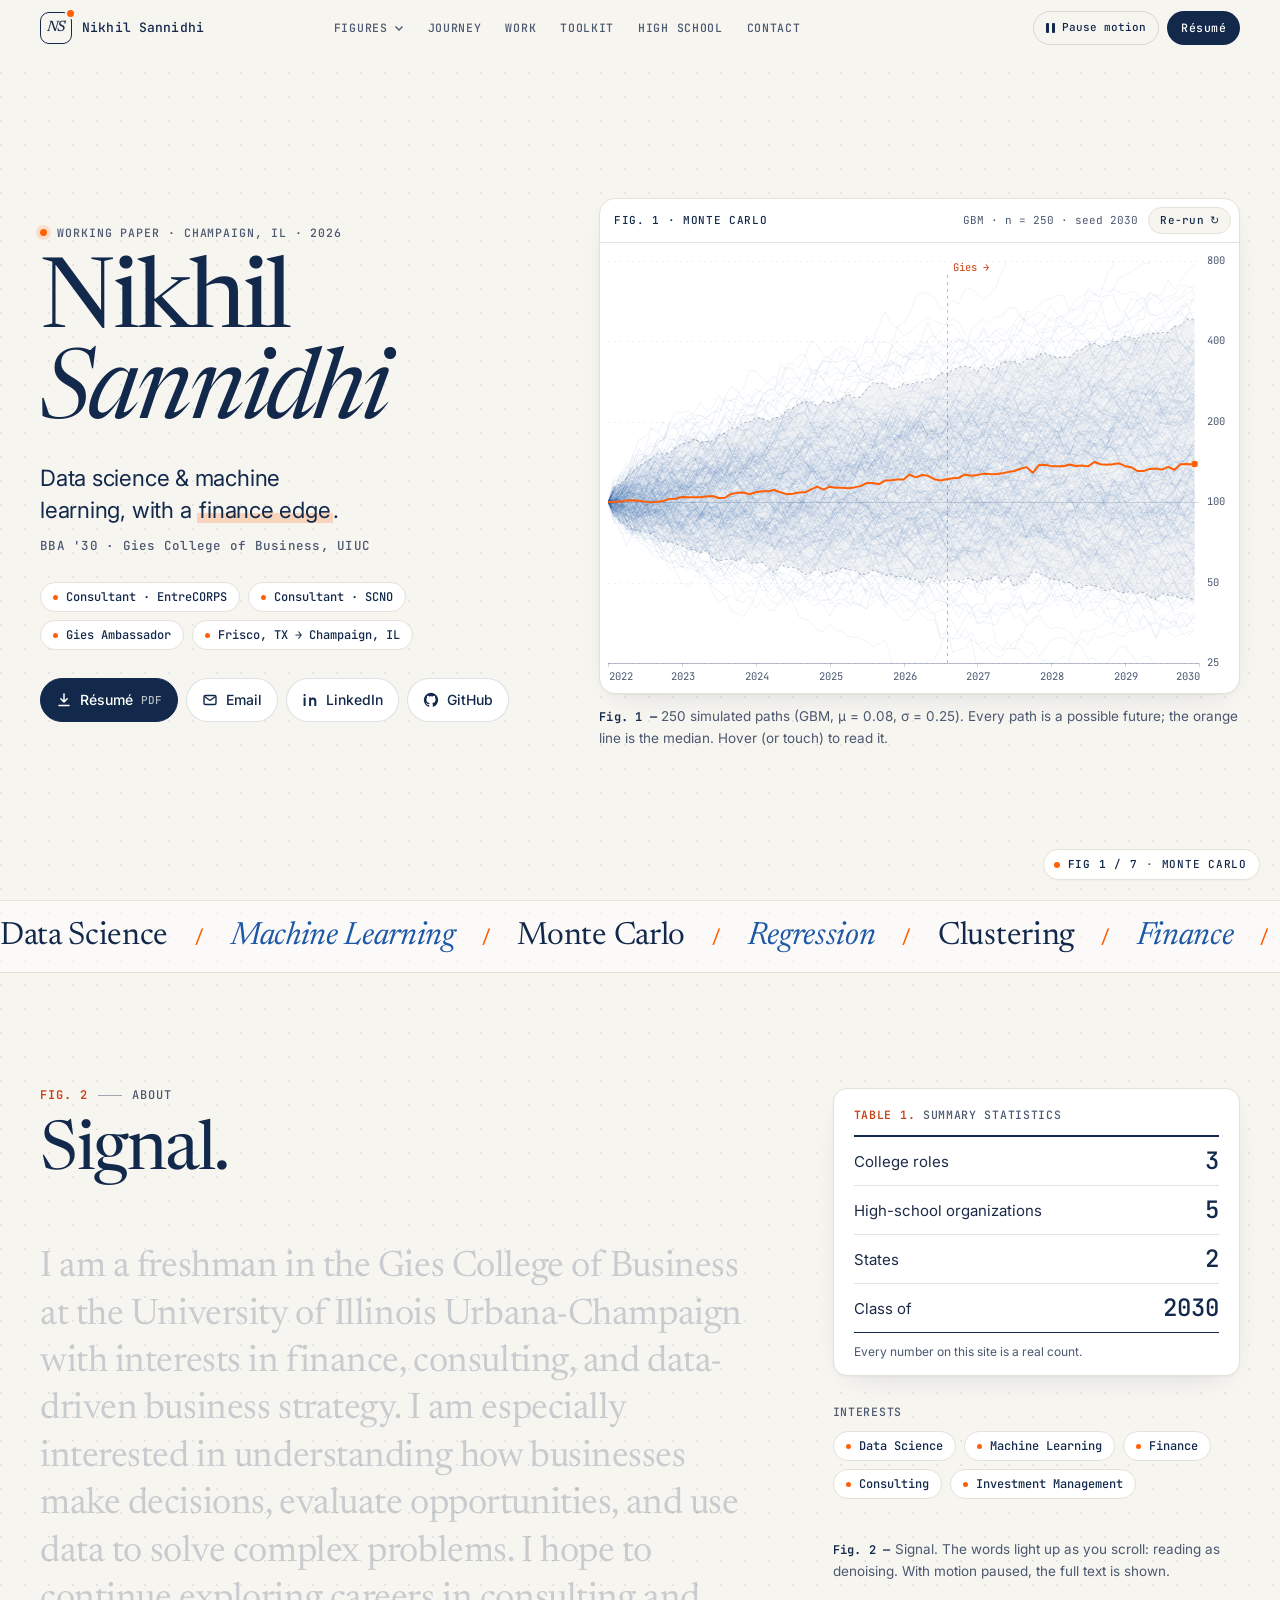
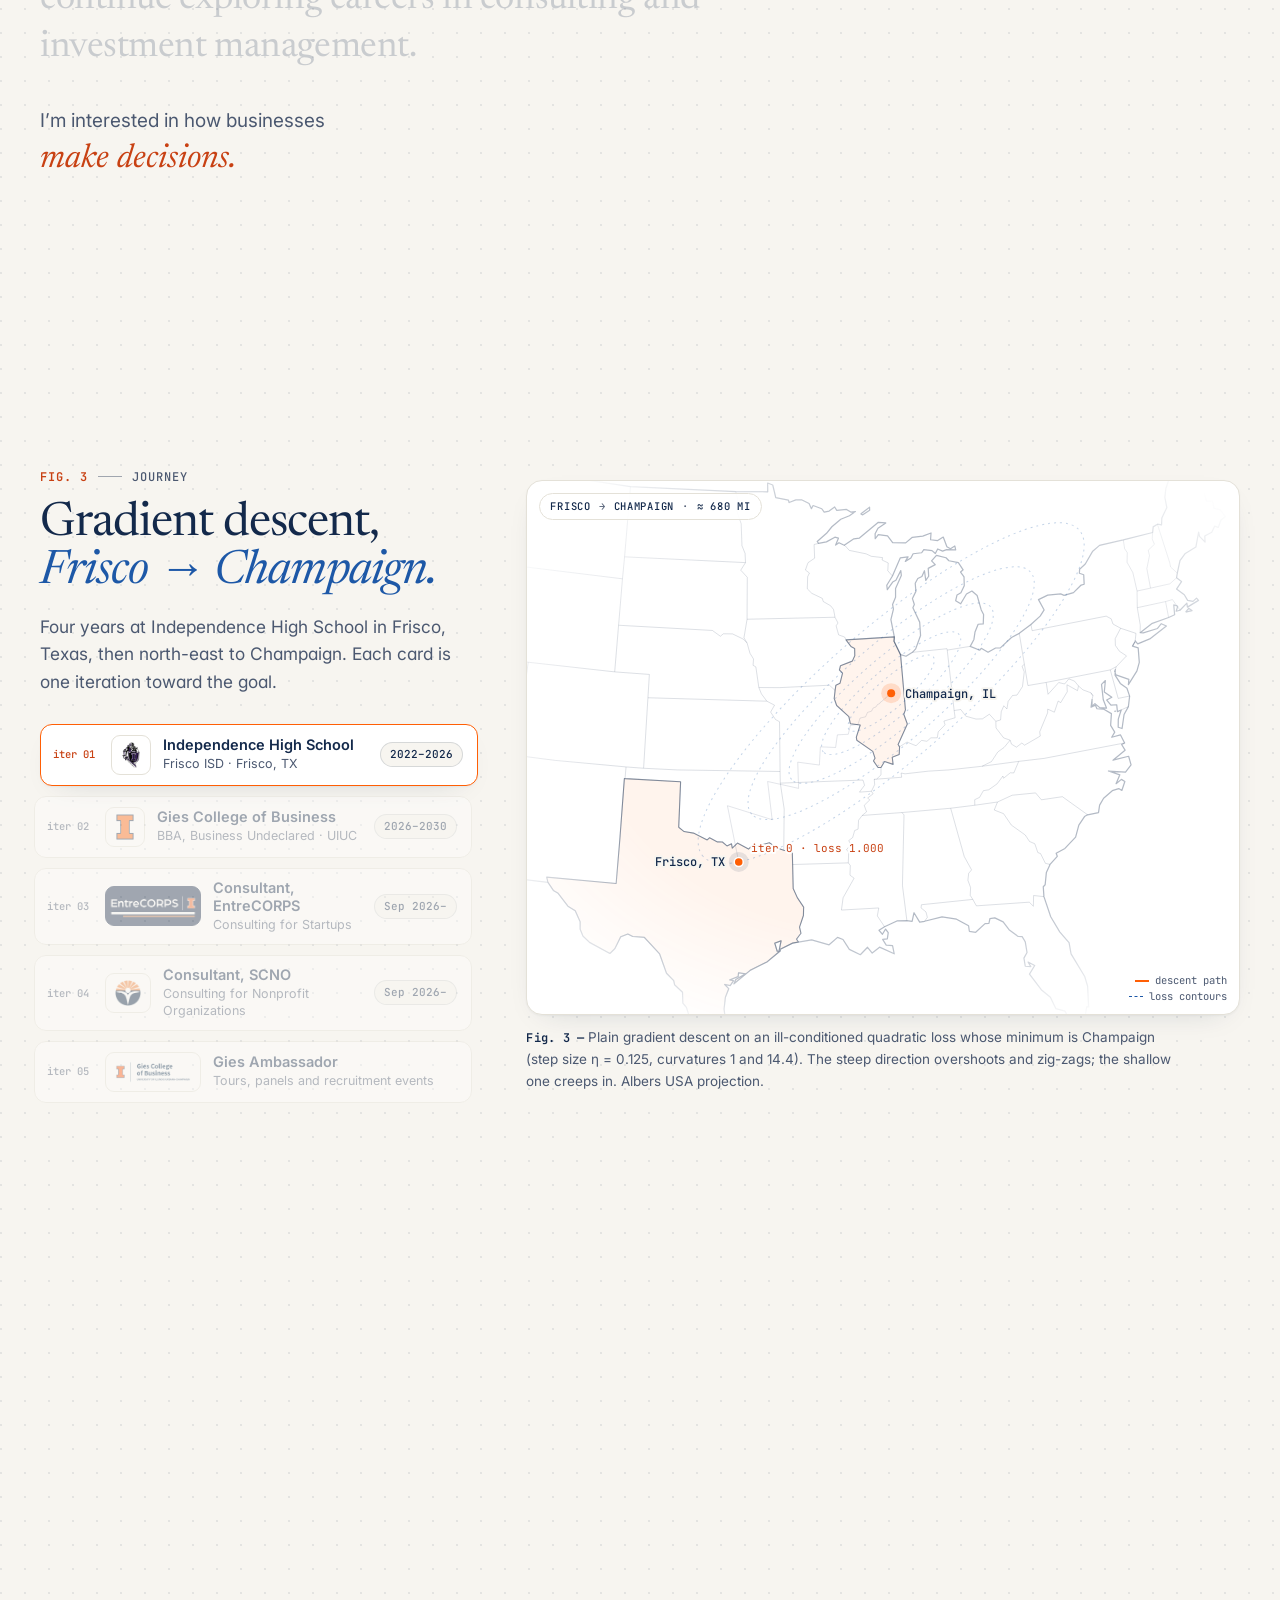
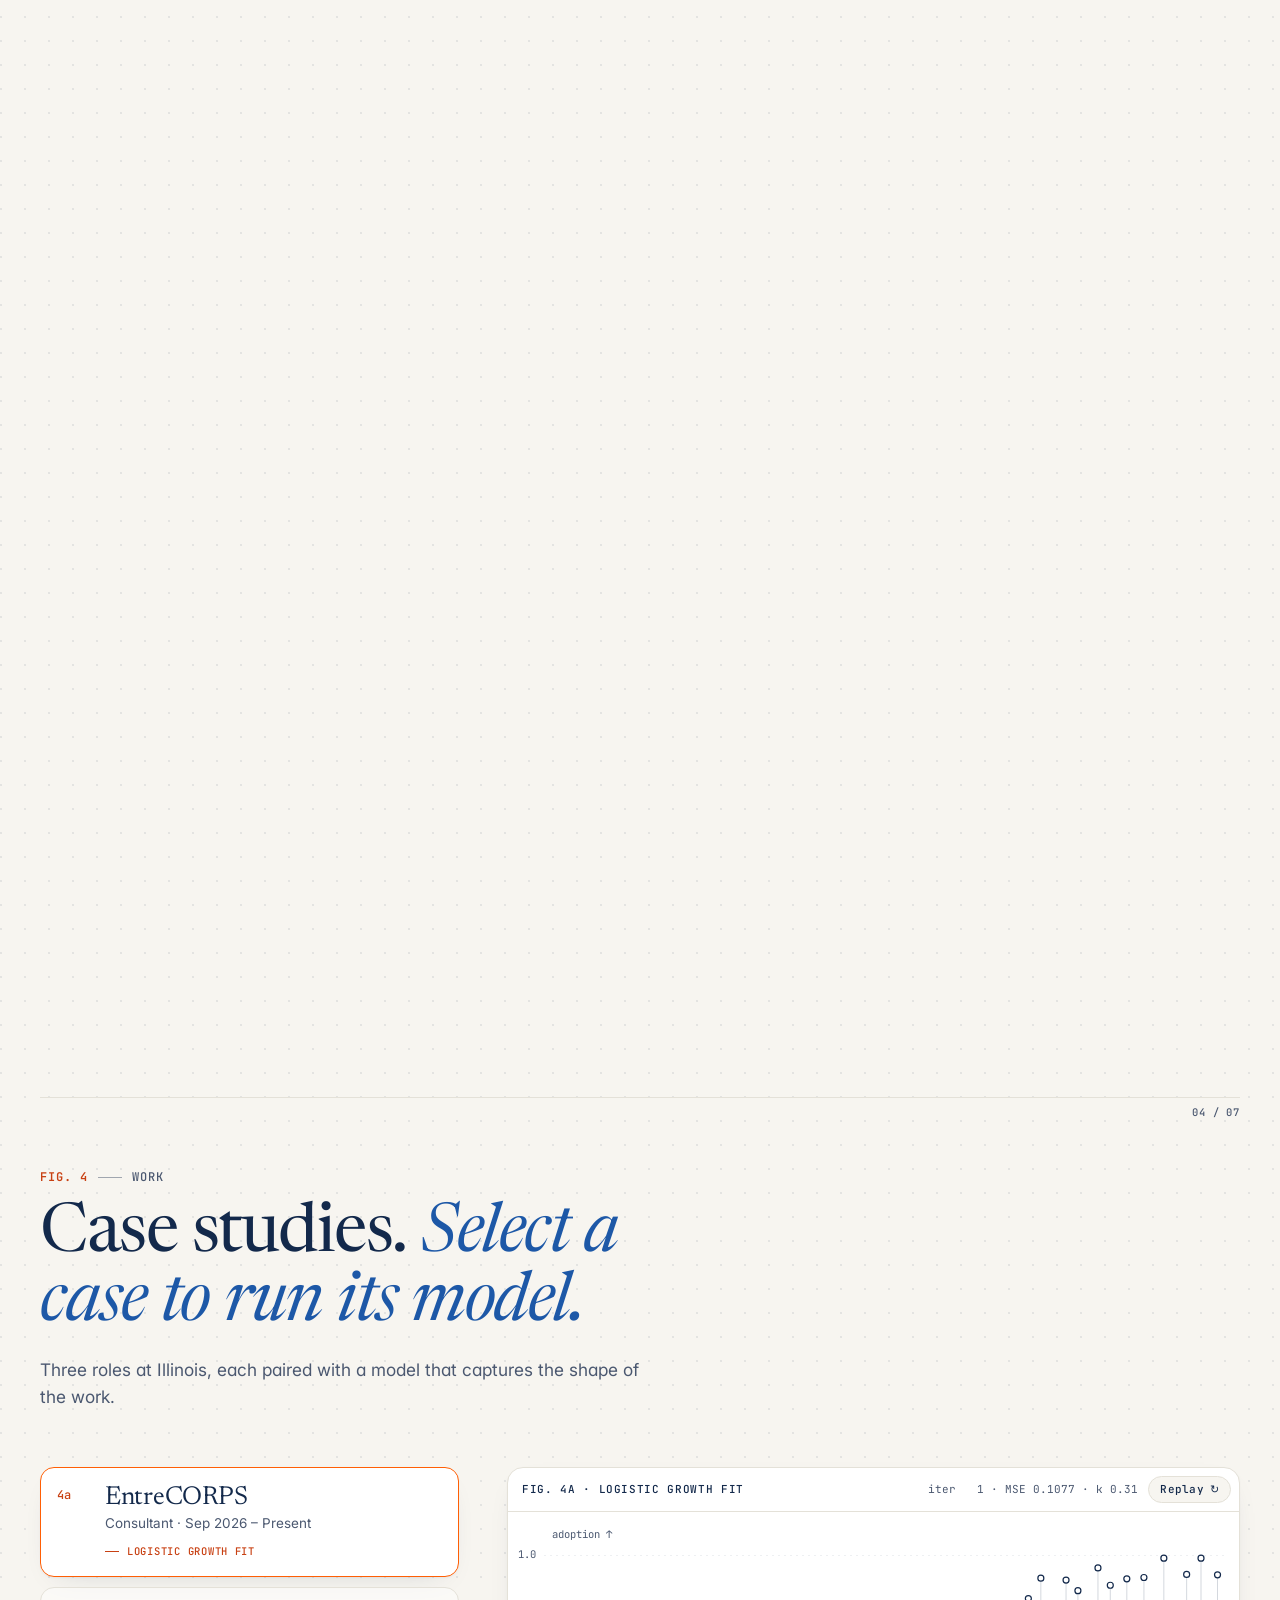
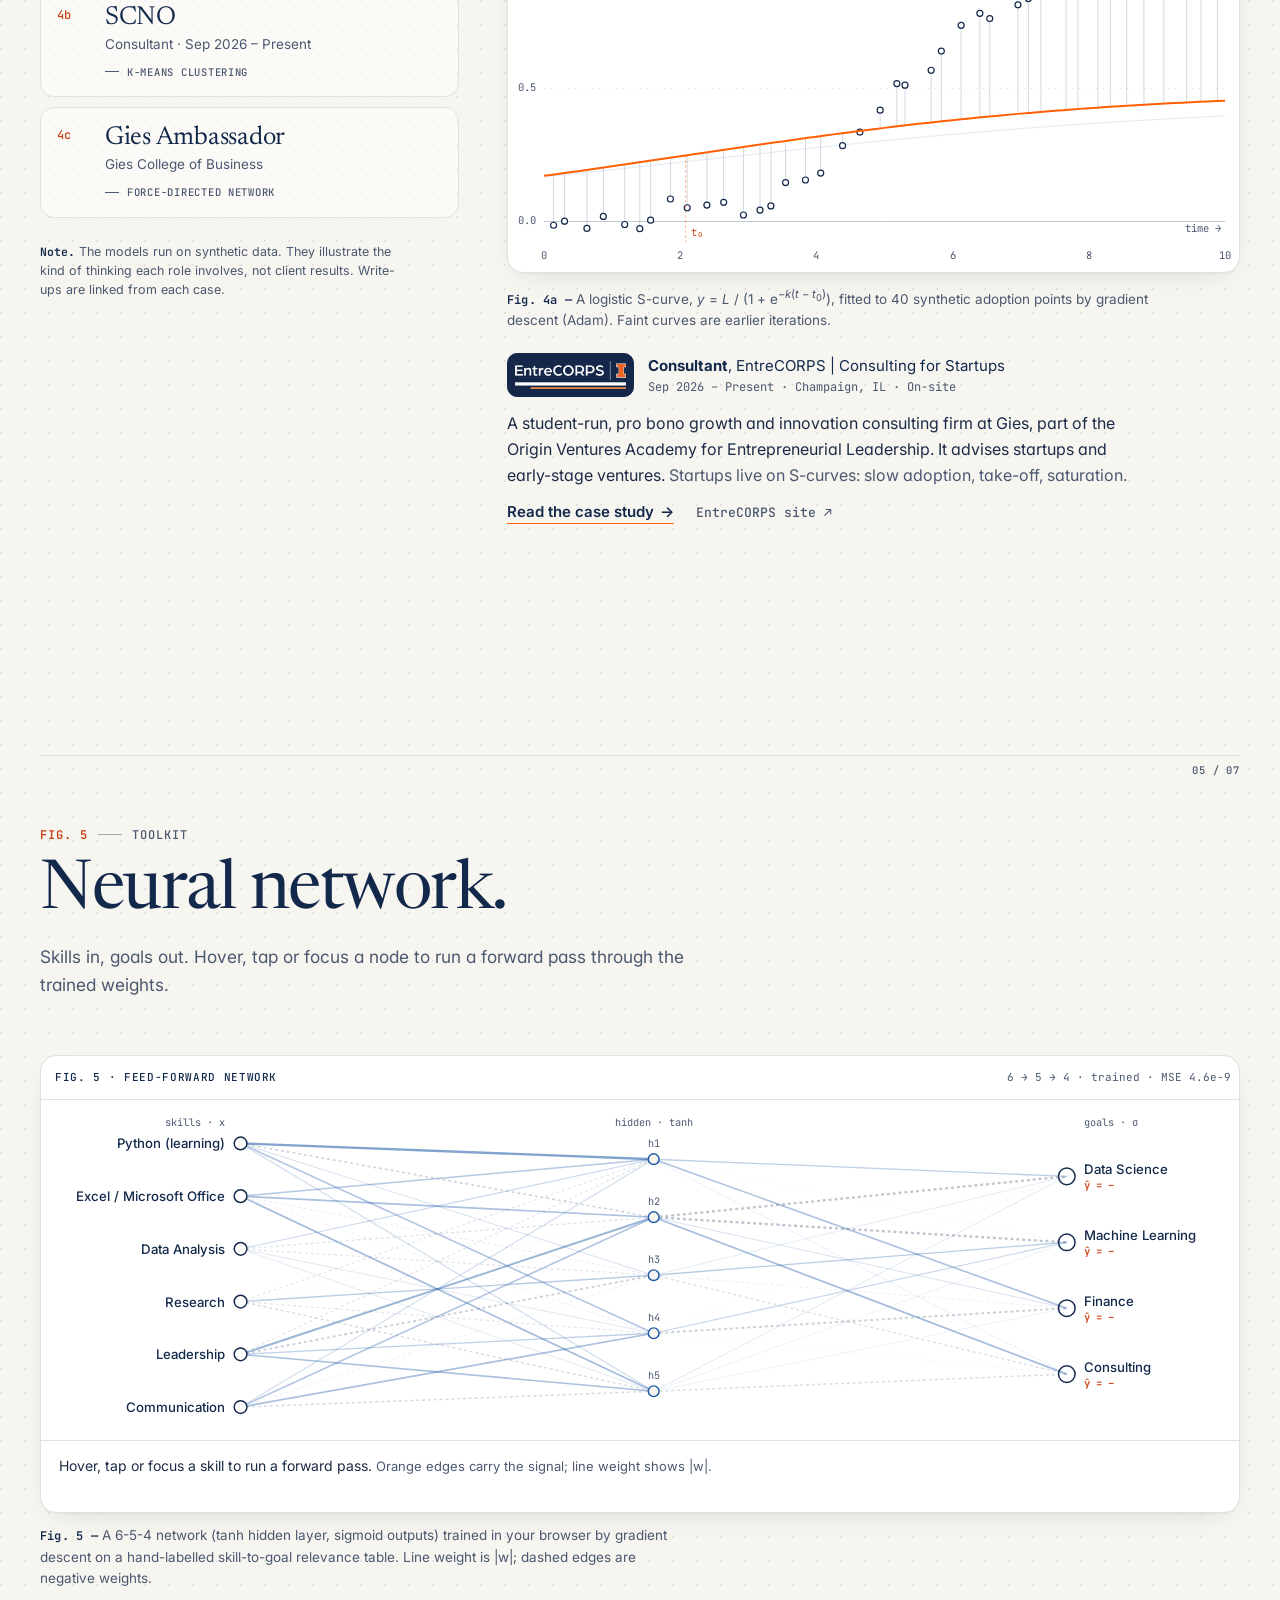
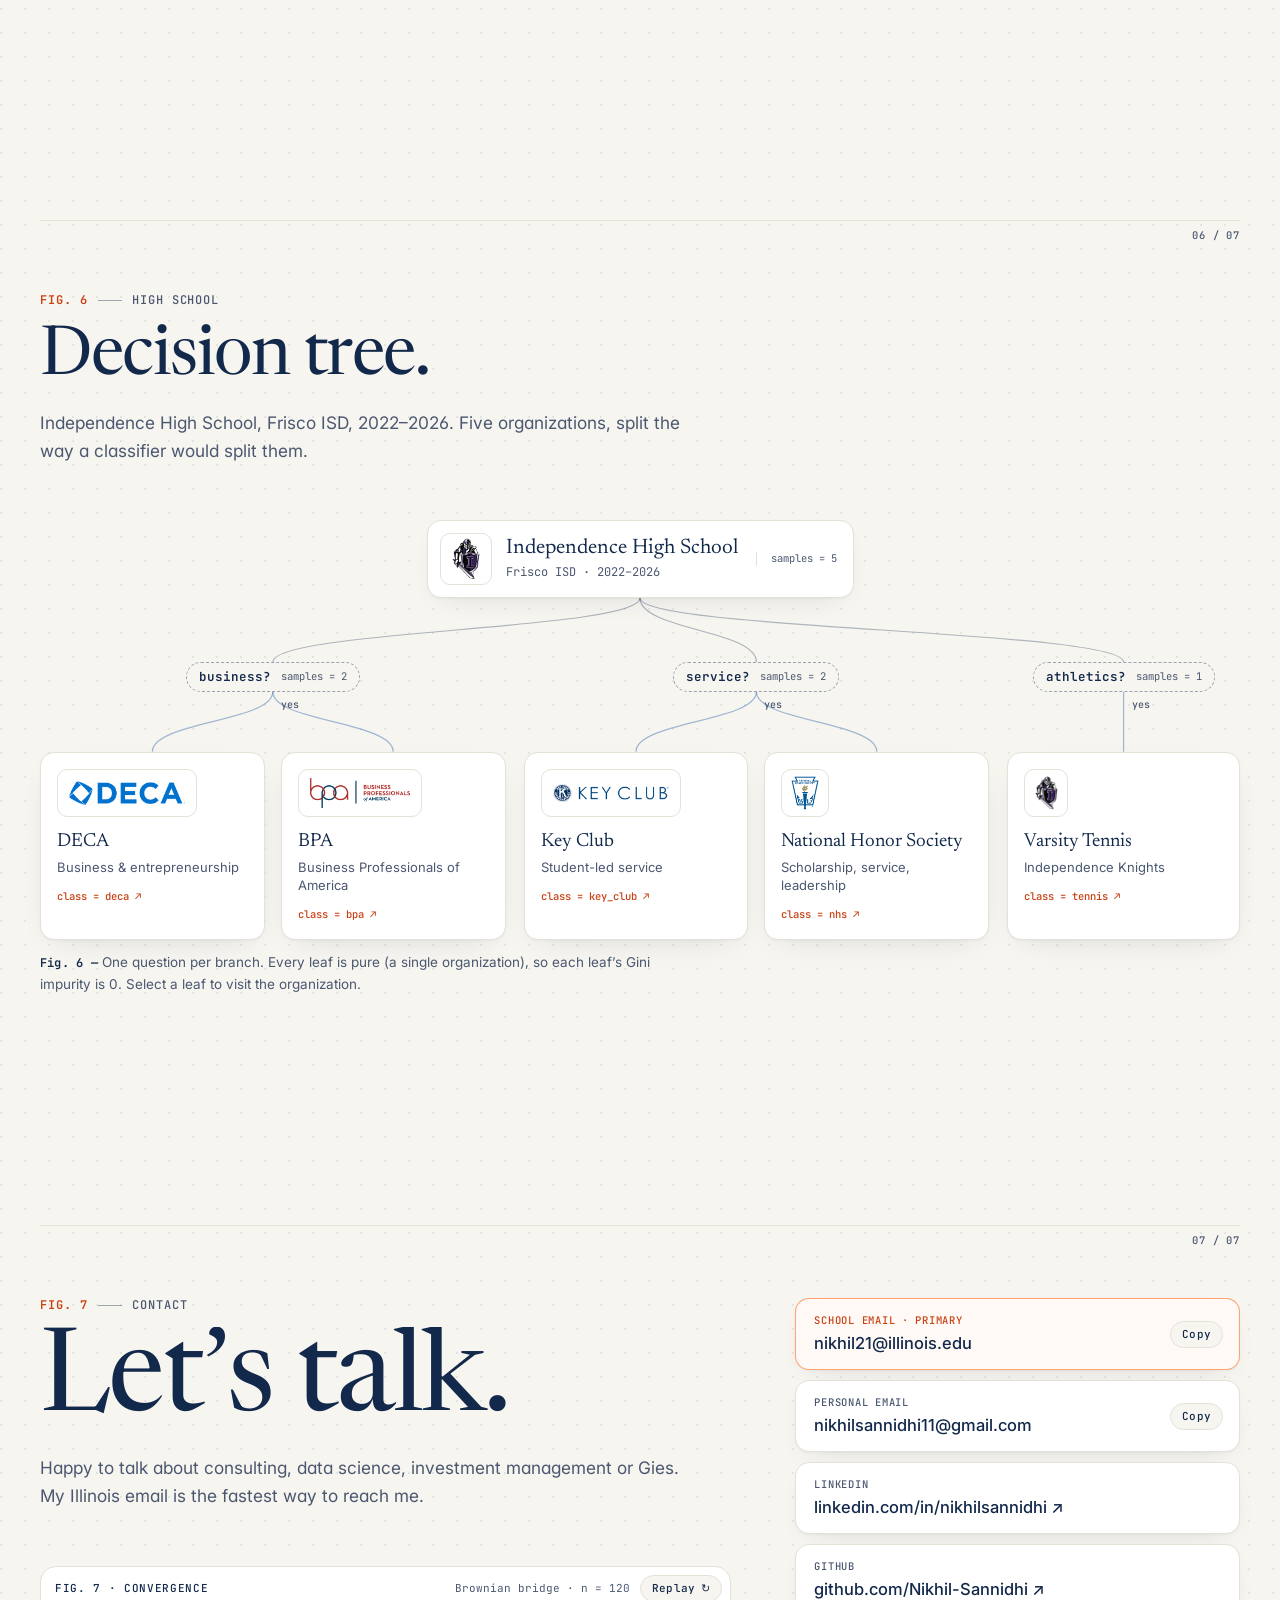
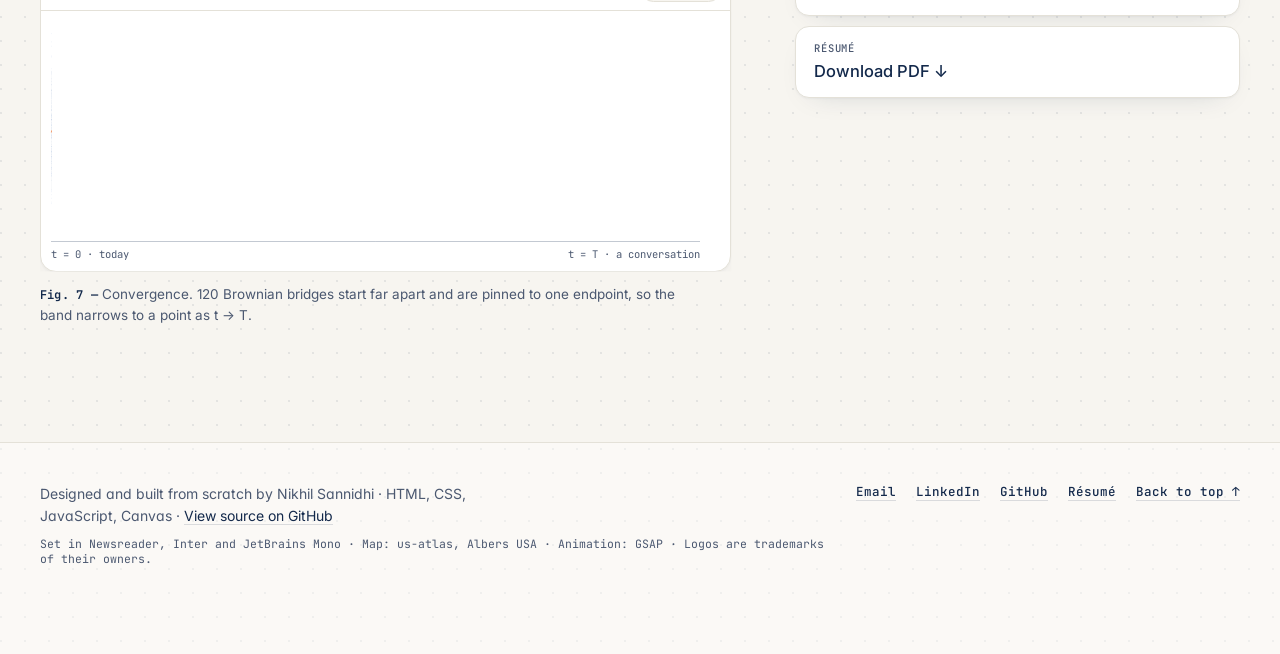
<file: index.html>
<!doctype html>
<html lang="en">
<head>
  <meta charset="utf-8">
  <meta name="viewport" content="width=device-width, initial-scale=1, viewport-fit=cover">
  <title>Nikhil Sannidhi · Data Science, ML &amp; Finance · Gies '30</title>
  <meta name="description" content="Nikhil Sannidhi, Gies College of Business (UIUC) class of 2030. Data science and machine learning with a finance edge. A portfolio written as an interactive research paper, with a live model in every figure.">
  <meta name="theme-color" content="#F7F5F0">
  <meta name="author" content="Nikhil Sannidhi">
  <meta property="og:type" content="website">
  <meta property="og:title" content="Nikhil Sannidhi · Models of a Career">
  <meta property="og:description" content="Data science and machine learning, with a finance edge. BBA '30, Gies College of Business, UIUC.">
  <meta property="og:image" content="assets/og.png">
  <meta name="twitter:card" content="summary_large_image">
  <link rel="icon" href="assets/favicon.svg" type="image/svg+xml">
  <link rel="preconnect" href="https://fonts.googleapis.com">
  <link rel="preconnect" href="https://fonts.gstatic.com" crossorigin>
  <link rel="stylesheet" href="https://fonts.googleapis.com/css2?family=Inter:wght@400;500;600&amp;family=JetBrains+Mono:wght@400;500;600&amp;family=Newsreader:ital,opsz,wght@0,6..72,400;0,6..72,500;1,6..72,400;1,6..72,500&amp;display=swap">
  <link rel="stylesheet" href="assets/css/site.css">
  <script>
    (function () {
      var d = document.documentElement, off = false;
      d.classList.add("js");
      try { off = localStorage.getItem("ns-pause") === "1"; } catch (e) {}
      if (window.matchMedia && matchMedia("(prefers-reduced-motion: reduce)").matches) off = true;
      d.classList.add(off ? "motion-off" : "motion-ok");
    })();
  </script>
  <script defer src="assets/vendor/gsap.min.js"></script>
  <script defer src="assets/vendor/ScrollTrigger.min.js"></script>
  <script type="module" src="assets/js/main.js"></script>
</head>
<body>
  <a class="skip" href="#main">Skip to content</a>

  <header class="nav" id="nav">
    <div class="nav-inner">
      <a class="brand" href="#top" aria-label="Nikhil Sannidhi, back to top">
        <span class="monogram" aria-hidden="true">NS</span>
        <span class="brand-name" data-c="profile.name">Nikhil Sannidhi</span>
      </a>
      <nav class="nav-links" aria-label="Sections">
        <div class="figs">
          <button class="figs-btn" type="button" aria-expanded="false" aria-controls="figs-menu">Figures
            <svg viewBox="0 0 10 10" aria-hidden="true"><path d="M1.5 3.5 5 7l3.5-3.5" fill="none" stroke="currentColor" stroke-width="1.4"/></svg>
          </button>
          <div class="figs-menu" id="figs-menu" hidden>
            <p>List of figures</p>
            <a href="#top"><span>Fig. 1</span>Monte Carlo</a>
            <a href="#about"><span>Fig. 2</span>Signal: about me</a>
            <a href="#journey"><span>Fig. 3</span>Gradient descent, Frisco → Champaign</a>
            <a href="#work"><span>Fig. 4</span>Case studies</a>
            <a href="#toolkit"><span>Fig. 5</span>Neural network: toolkit</a>
            <a href="#high-school"><span>Fig. 6</span>Decision tree: high school</a>
            <a href="#contact"><span>Fig. 7</span>Convergence: contact</a>
          </div>
        </div>
        <a href="#journey">Journey</a>
        <a href="#work">Work</a>
        <a href="#toolkit">Toolkit</a>
        <a href="#high-school">High School</a>
        <a href="#contact">Contact</a>
      </nav>
      <div class="nav-right">
        <span class="train-readout" aria-hidden="true">epoch <b>1</b>/100 · loss <b>0.695</b></span>
        <button class="pause-btn" type="button" aria-pressed="false" title="Pause all animation">
          <span class="pause-ico" aria-hidden="true"></span><span class="pause-txt">Pause motion</span>
        </button>
        <a class="resume-pill" href="assets/Nikhil-Sannidhi-Resume.pdf" data-c-href="links.resume">Résumé</a>
        <button class="menu-btn" type="button" aria-expanded="false" aria-controls="mnav"><span></span><b class="sr-only">Menu</b></button>
      </div>
    </div>
  </header>
  <nav class="mnav" id="mnav" aria-label="Sections" hidden>
    <a href="#top"><span>Fig. 1</span>Monte Carlo</a>
    <a href="#about"><span>Fig. 2</span>About</a>
    <a href="#journey"><span>Fig. 3</span>Journey</a>
    <a href="#work"><span>Fig. 4</span>Work</a>
    <a href="#toolkit"><span>Fig. 5</span>Toolkit</a>
    <a href="#high-school"><span>Fig. 6</span>High School</a>
    <a href="#contact"><span>Fig. 7</span>Contact</a>
    <div class="mnav-foot">
      <a class="btn btn--primary" href="assets/Nikhil-Sannidhi-Resume.pdf" data-c-href="links.resume">Résumé <span class="tag">PDF</span></a>
      <a class="btn" href="mailto:nikhil21@illinois.edu" data-c-href="links.emailSchool" data-prefix="mailto:">Email</a>
    </div>
  </nav>
  <div class="rail" aria-hidden="true"><div class="rail-fill"></div></div>
  <div class="fig-chip" aria-hidden="true"><b class="chip-n">Fig 1</b><span>/ 7</span><span class="sep">·</span><span class="chip-name">Monte Carlo</span></div>
  <div class="toast" role="status" aria-live="polite"></div>

  <main id="main">
    <!-- ============ Fig. 1: hero / Monte Carlo ============ -->
    <section class="hero" id="top" data-fig="1" data-fig-name="Monte Carlo" aria-labelledby="hero-name">
      <div class="wrap hero-grid">
        <div class="hero-copy">
          <p class="eyebrow"><span class="live" aria-hidden="true"></span>Working paper · Champaign, IL · 2026</p>
          <h1 id="hero-name" data-c-name="profile.name">Nikhil <em>Sannidhi</em></h1>
          <p class="target" data-c="profile.target" data-mark="finance edge">Data science &amp; machine learning, with a <span class="edge">finance edge</span>.</p>
          <p class="school" data-c="profile.school">BBA '30 · Gies College of Business, UIUC</p>
          <ul class="chips" aria-label="Highlights" data-render="proof" data-hash="1c9unch">
            <!--r--><li>Consultant · EntreCORPS</li><li>Consultant · SCNO</li><li>Gies Ambassador</li><li>Frisco, TX → Champaign, IL</li><!--/r-->
          </ul>
          <div class="cta">
            <a class="btn btn--primary magnetic" href="assets/Nikhil-Sannidhi-Resume.pdf" data-c-href="links.resume">
              <svg viewBox="0 0 16 16" aria-hidden="true"><path d="M8 2v8m0 0 3.2-3.2M8 10 4.8 6.8M3 13.5h10" fill="none" stroke="currentColor" stroke-width="1.5" stroke-linecap="round"/></svg>
              Résumé <span class="tag">PDF</span></a>
            <a class="btn magnetic" href="mailto:nikhil21@illinois.edu" data-c-href="links.emailSchool" data-prefix="mailto:">
              <svg viewBox="0 0 16 16" aria-hidden="true"><rect x="2" y="3.5" width="12" height="9" rx="1.5" fill="none" stroke="currentColor" stroke-width="1.4"/><path d="m2.5 4.5 5.5 4 5.5-4" fill="none" stroke="currentColor" stroke-width="1.4"/></svg>
              Email</a>
            <a class="btn magnetic" href="https://www.linkedin.com/in/nikhilsannidhi/" data-c-href="links.linkedin" target="_blank" rel="noopener noreferrer">
              <svg viewBox="0 0 16 16" aria-hidden="true"><path fill="currentColor" d="M3.6 5.6h-2V14h2V5.6ZM2.6 1.9a1.15 1.15 0 1 0 0 2.3 1.15 1.15 0 0 0 0-2.3ZM14.4 9.3c0-2.3-1.2-3.8-3.2-3.8-1 0-1.8.5-2.1 1.1V5.6H7.1V14h2V9.6c0-1.2.4-2.1 1.6-2.1 1.1 0 1.6.8 1.6 2.1V14h2V9.3Z"/></svg>
              LinkedIn<span class="sr-only"> (opens in a new tab)</span></a>
            <a class="btn magnetic" href="https://github.com/Nikhil-Sannidhi" data-c-href="links.github" target="_blank" rel="noopener noreferrer">
              <svg viewBox="0 0 16 16" aria-hidden="true"><path fill="currentColor" d="M8 .8a7.2 7.2 0 0 0-2.3 14c.4.1.5-.2.5-.4v-1.3c-2 .4-2.4-.9-2.4-.9-.3-.8-.8-1-.8-1-.7-.5 0-.5 0-.5.7.1 1.1.8 1.1.8.6 1.1 1.7.8 2.1.6.1-.5.3-.8.5-1-1.6-.2-3.3-.8-3.3-3.5 0-.8.3-1.4.7-1.9-.1-.2-.3-.9.1-1.9 0 0 .6-.2 2 .7a6.8 6.8 0 0 1 3.6 0c1.4-.9 2-.7 2-.7.4 1 .2 1.7.1 1.9.5.5.7 1.1.7 1.9 0 2.8-1.7 3.4-3.3 3.5.3.2.5.7.5 1.3v2c0 .2.1.5.5.4A7.2 7.2 0 0 0 8 .8Z"/></svg>
              GitHub<span class="sr-only"> (opens in a new tab)</span></a>
          </div>
        </div>

        <figure class="hero-fig">
          <div class="frame">
            <div class="fig-bar">
              <span class="fig-tag">Fig. 1 · Monte Carlo</span>
              <span class="fig-readout" id="mc-readout">GBM · n = 250 · seed 2030</span>
              <button class="btn-mini" id="mc-rerun" type="button">Re-run <span aria-hidden="true">↻</span></button>
            </div>
            <div class="fig-canvas fig-canvas--hero" id="mc-wrap" role="img" aria-label="Line chart of 250 simulated paths of geometric Brownian motion from 2022 to 2030 on a log scale, all starting at 100. A grey band covering the 5th to 95th percentile widens over time, and an orange median line rises gently.">
              <canvas id="mc-canvas"></canvas>
              <div class="fig-tip" id="mc-tip" aria-hidden="true"></div>
            </div>
          </div>
          <figcaption><b>Fig. 1 —</b> 250 simulated paths (GBM, μ = 0.08, σ = 0.25). Every path is a possible future; the orange line is the median. Hover (or touch) to read it.</figcaption>
        </figure>
      </div>
    </section>

    <div class="marquee" aria-hidden="true" data-render="marquee" data-hash="17ckn89">
      <!--r--><div class="marquee-track"><div class="marquee-run"><span>Data Science</span><i>/</i><span>Machine Learning</span><i>/</i><span>Monte Carlo</span><i>/</i><span>Regression</span><i>/</i><span>Clustering</span><i>/</i><span>Finance</span><i>/</i><span>Consulting</span><i>/</i><span>Investment Management</span><i>/</i><span>Python</span><i>/</i></div><div class="marquee-run"><span>Data Science</span><i>/</i><span>Machine Learning</span><i>/</i><span>Monte Carlo</span><i>/</i><span>Regression</span><i>/</i><span>Clustering</span><i>/</i><span>Finance</span><i>/</i><span>Consulting</span><i>/</i><span>Investment Management</span><i>/</i><span>Python</span><i>/</i></div></div><!--/r-->
    </div>

    <!-- ============ Fig. 2: about / signal ============ -->
    <section class="section about" id="about" data-fig="2" data-fig-name="Signal" aria-labelledby="about-title">
      <div class="wrap">
        <div class="about-grid">
          <div>
            <header class="sec-head">
              <p class="fig-label"><b>Fig. 2</b><span class="rule-dot"></span>About</p>
              <h2 class="title" id="about-title" data-split>Signal.</h2>
            </header>
            <p class="signal-text" data-c="profile.about">I am a freshman in the Gies College of Business at the University of Illinois Urbana-Champaign with interests in finance, consulting, and data-driven business strategy. I am especially interested in understanding how businesses make decisions, evaluate opportunities, and use data to solve complex problems. I hope to continue exploring careers in consulting and investment management.</p>
            <div class="rotator-line">
              <p aria-hidden="true">I’m interested in how businesses</p>
              <p class="rotator" data-render="rotator" data-hash="st1nzk">
                <!--r--><span class="sr-only">I’m interested in how businesses make decisions, evaluate opportunities, and use data to solve complex problems.</span><span class="rot-items" aria-hidden="true"><span class="is-on">make decisions.</span><span>evaluate opportunities.</span><span>use data to solve complex problems.</span></span><span class="rot-static" aria-hidden="true">make decisions, evaluate opportunities, and use data to solve complex problems.</span><!--/r-->
              </p>
            </div>
          </div>
          <aside class="about-side" aria-label="Summary">
            <figure class="table-fig" data-reveal="rise">
              <table class="stats">
                <caption><b>Table 1.</b> Summary statistics</caption>
                <tbody data-render="stats" data-hash="lqwk6x">
                  <!--r--><tr><th scope="row">College roles</th><td><span class="count" data-count="3">3</span></td></tr><tr><th scope="row">High-school organizations</th><td><span class="count" data-count="5">5</span></td></tr><tr><th scope="row">States</th><td><span class="count" data-count="2">2</span></td></tr><tr><th scope="row">Class of</th><td><span class="count" data-count="2030">2030</span></td></tr><!--/r-->
                </tbody>
              </table>
              <p class="stats-note">Every number on this site is a real count.</p>
            </figure>
            <div data-reveal="rise" style="--delay: 0.1s">
              <p class="side-label">Interests</p>
              <ul class="chips" data-render="interests" data-hash="fuloln">
                <!--r--><li>Data Science</li><li>Machine Learning</li><li>Finance</li><li>Consulting</li><li>Investment Management</li><!--/r-->
              </ul>
            </div>
            <p class="caption"><b>Fig. 2 —</b> Signal. The words light up as you scroll: reading as denoising. With motion paused, the full text is shown.</p>
          </aside>
        </div>
      </div>
    </section>

    <!-- ============ Fig. 3: journey / gradient descent ============ -->
    <section class="section journey" id="journey" data-fig="3" data-fig-name="Frisco → Champaign" aria-labelledby="journey-title">
      <div class="wrap">
        <div class="rule" data-n="03 / 07"></div>
        <div class="journey-stage">
          <div class="journey-copy">
            <header class="sec-head">
              <p class="fig-label"><b>Fig. 3</b><span class="rule-dot"></span>Journey</p>
              <h2 class="title" id="journey-title" data-split>Gradient descent, <em>Frisco → Champaign.</em></h2>
              <p class="lede">Four years at Independence High School in Frisco, Texas, then north-east to Champaign. Each card is one iteration toward the goal.</p>
            </header>
            <ol class="milestones" data-render="journey" data-hash="1y1t35a">
              <!--r--><li class="ms" data-i="0">
  <span class="ms-iter" aria-hidden="true">iter 01</span>
  <span class="logo-chip logo-chip--white"><img src="assets/logos/independence-hs.png" alt="" loading="lazy" decoding="async"></span>
  <span class="ms-text"><span class="ms-title">Independence High School</span><span class="ms-sub">Frisco ISD · Frisco, TX</span></span>
  <span class="pill">2022–2026</span>
</li>
<li class="ms" data-i="1">
  <span class="ms-iter" aria-hidden="true">iter 02</span>
  <span class="logo-chip logo-chip--white"><img src="assets/logos/illinois.png" alt="" loading="lazy" decoding="async"></span>
  <span class="ms-text"><span class="ms-title">Gies College of Business</span><span class="ms-sub">BBA, Business Undeclared · UIUC</span></span>
  <span class="pill">2026–2030</span>
</li>
<li class="ms" data-i="2">
  <span class="ms-iter" aria-hidden="true">iter 03</span>
  <span class="logo-chip logo-chip--navy"><img src="assets/logos/entrecorps.png" alt="" loading="lazy" decoding="async"></span>
  <span class="ms-text"><span class="ms-title">Consultant, EntreCORPS</span><span class="ms-sub">Consulting for Startups</span></span>
  <span class="pill">Sep 2026–</span>
</li>
<li class="ms" data-i="3">
  <span class="ms-iter" aria-hidden="true">iter 04</span>
  <span class="logo-chip logo-chip--white"><img src="assets/logos/scno.png" alt="" loading="lazy" decoding="async"></span>
  <span class="ms-text"><span class="ms-title">Consultant, SCNO</span><span class="ms-sub">Consulting for Nonprofit Organizations</span></span>
  <span class="pill">Sep 2026–</span>
</li>
<li class="ms" data-i="4">
  <span class="ms-iter" aria-hidden="true">iter 05</span>
  <span class="logo-chip logo-chip--white"><img src="assets/logos/gies.png" alt="" loading="lazy" decoding="async"></span>
  <span class="ms-text"><span class="ms-title">Gies Ambassador</span><span class="ms-sub">Tours, panels and recruitment events</span></span>
  
</li><!--/r-->
            </ol>
          </div>
          <figure class="map-fig">
            <div class="frame map-frame" role="img" aria-label="Map of the central and eastern United States with Texas and Illinois shaded. An orange route zig-zags from Frisco, Texas to Champaign, Illinois like gradient-descent steps, crossing dashed contour lines of a loss function centered on Champaign.">
              <img src="assets/data/us-states.svg" alt="" width="640" height="480" decoding="async">
              <svg class="route" aria-hidden="true" focusable="false"></svg>
              <span class="map-chip" aria-hidden="true">Frisco <span class="sep">→</span> Champaign <span class="sep">·</span> <span data-miles>≈ 680 mi</span></span>
              <span class="map-legend" aria-hidden="true"><i></i>descent path<br><i class="c"></i>loss contours</span>
            </div>
            <figcaption><b>Fig. 3 —</b> Plain gradient descent on an ill-conditioned quadratic loss whose minimum is Champaign (step size η = 0.125, curvatures 1 and 14.4). The steep direction overshoots and zig-zags; the shallow one creeps in. Albers USA projection.</figcaption>
          </figure>
        </div>
      </div>
    </section>

    <!-- ============ Fig. 4: work / case studies ============ -->
    <section class="section work" id="work" data-fig="4" data-fig-name="Work" aria-labelledby="work-title">
      <div class="wrap">
        <div class="rule" data-n="04 / 07"></div>
        <header class="sec-head">
          <p class="fig-label"><b>Fig. 4</b><span class="rule-dot"></span>Work</p>
          <h2 class="title" id="work-title" data-split>Case studies. <em>Select a case to run its model.</em></h2>
          <p class="lede">Three roles at Illinois, each paired with a model that captures the shape of the work.</p>
        </header>
        <div class="cases" data-render="cases" data-hash="3eztj1">
          <!--r--><article class="case is-active" id="case-entrecorps" data-model="logistic" style="--i:1">
  <h3 class="case-head"><button class="case-btn" type="button" aria-pressed="true" aria-controls="case-entrecorps-body">
    <span class="case-num">4a</span>
    <span class="case-title"><span class="case-org">EntreCORPS</span><span class="case-role">Consultant · Sep 2026 – Present</span></span>
    <span class="case-model">Logistic growth fit</span>
  </button></h3>
  <div class="case-body" id="case-entrecorps-body">
    <figure class="case-fig">
      <div class="frame">
      <div class="fig-bar"><span class="fig-tag">Fig. 4a · Logistic growth fit</span><span class="fig-readout" data-readout aria-hidden="true"></span><button class="btn-mini" type="button" data-replay>Replay <span aria-hidden="true">↻</span></button></div>
      <div class="fig-canvas fig-canvas--case" role="img" aria-label="Animated chart: synthetic adoption data points with a logistic S-curve converging onto them over successive gradient-descent iterations."><canvas></canvas></div>
      </div>
      <figcaption><b>Fig. 4a —</b> A logistic S-curve, <i>y</i> = <i>L</i> / (1 + e<sup>−<i>k</i>(<i>t</i> − <i>t</i><sub>0</sub>)</sup>), fitted to 40 synthetic adoption points by gradient descent (Adam). Faint curves are earlier iterations.</figcaption>
    </figure>
    <div class="case-detail">
      <div class="case-who"><span class="logo-chip logo-chip--navy"><img src="assets/logos/entrecorps.png" alt="EntreCORPS logo" loading="lazy" decoding="async"></span><p><strong>Consultant</strong>, EntreCORPS | Consulting for Startups<span class="mono">Sep 2026 – Present · Champaign, IL · On-site</span></p></div>
      <p class="case-blurb">A student-run, pro bono growth and innovation consulting firm at Gies, part of the Origin Ventures Academy for Entrepreneurial Leadership. It advises startups and early-stage ventures. <span class="case-note">Startups live on S-curves: slow adoption, take-off, saturation.</span></p>
      <p class="case-links"><a class="link-arrow" href="work/entrecorps.html">Read the case study <span aria-hidden="true">→</span></a><a class="link-quiet" href="https://giesgroups.illinois.edu/entrecorps/home/" target="_blank" rel="noopener noreferrer">EntreCORPS site <span aria-hidden="true">↗</span><span class="sr-only"> (opens in a new tab)</span></a></p>
    </div>
  </div>
</article>
<article class="case" id="case-scno" data-model="kmeans" style="--i:2">
  <h3 class="case-head"><button class="case-btn" type="button" aria-pressed="false" aria-controls="case-scno-body">
    <span class="case-num">4b</span>
    <span class="case-title"><span class="case-org">SCNO</span><span class="case-role">Consultant · Sep 2026 – Present</span></span>
    <span class="case-model">k-means clustering</span>
  </button></h3>
  <div class="case-body" id="case-scno-body">
    <figure class="case-fig">
      <div class="frame">
      <div class="fig-bar"><span class="fig-tag">Fig. 4b · k-means clustering</span><span class="fig-readout" data-readout aria-hidden="true"></span><button class="btn-mini" type="button" data-replay>Replay <span aria-hidden="true">↻</span></button></div>
      <div class="fig-canvas fig-canvas--case" role="img" aria-label="Animated chart: scattered points that k-means groups into three colored clusters as the cluster centers move and settle."><canvas></canvas></div>
      </div>
      <figcaption><b>Fig. 4b —</b> Lloyd’s k-means (<i>k</i> = 3) on 120 synthetic points. Each centroid (+) moves to the mean of its cluster until the assignments stop changing.</figcaption>
    </figure>
    <div class="case-detail">
      <div class="case-who"><span class="logo-chip logo-chip--white"><img src="assets/logos/scno.png" alt="SCNO logo" loading="lazy" decoding="async"></span><p><strong>Consultant</strong>, Illinois Students Consulting for Nonprofit Organizations<span class="mono">Sep 2026 – Present · Champaign, IL · On-site</span></p></div>
      <p class="case-blurb">A student-led organization providing free consulting to nonprofits in Champaign-Urbana and beyond. <span class="case-note">Different groups need different strategies. Clustering finds the groups.</span></p>
      <p class="case-links"><a class="link-arrow" href="work/scno.html">Read the case study <span aria-hidden="true">→</span></a><a class="link-quiet" href="https://giesgroups.illinois.edu/SCNO/club_signup" target="_blank" rel="noopener noreferrer">SCNO site <span aria-hidden="true">↗</span><span class="sr-only"> (opens in a new tab)</span></a></p>
    </div>
  </div>
</article>
<article class="case" id="case-gies-ambassador" data-model="network" style="--i:3">
  <h3 class="case-head"><button class="case-btn" type="button" aria-pressed="false" aria-controls="case-gies-ambassador-body">
    <span class="case-num">4c</span>
    <span class="case-title"><span class="case-org">Gies Ambassador</span><span class="case-role">Gies College of Business</span></span>
    <span class="case-model">Force-directed network</span>
  </button></h3>
  <div class="case-body" id="case-gies-ambassador-body">
    <figure class="case-fig">
      <div class="frame">
      <div class="fig-bar"><span class="fig-tag">Fig. 4c · Force-directed network</span><span class="fig-readout" data-readout aria-hidden="true"></span><button class="btn-mini" type="button" data-replay>Replay <span aria-hidden="true">↻</span></button></div>
      <div class="fig-canvas fig-canvas--case" role="img" aria-label="Animated chart: a network of nodes, representing people, connecting by springs and settling into a stable layout."><canvas></canvas></div>
      </div>
      <figcaption><b>Fig. 4c —</b> A force-directed graph: springs pull connected people together, charge pushes everyone apart, and the layout settles into communities.</figcaption>
    </figure>
    <div class="case-detail">
      <div class="case-who"><span class="logo-chip logo-chip--white"><img src="assets/logos/gies.png" alt="Gies Ambassador logo" loading="lazy" decoding="async"></span><p><strong>Gies Ambassador</strong>, Gies College of Business<span class="mono">Champaign, IL</span></p></div>
      <p class="case-blurb">Ambassadors represent Gies to prospective and admitted students and families through meetings, tours, student panels and recruitment events. <span class="case-note">One conversation at a time, people connect.</span></p>
      <p class="case-links"><a class="link-arrow" href="work/gies-ambassador.html">Read the case study <span aria-hidden="true">→</span></a><a class="link-quiet" href="https://giesbusiness.illinois.edu" target="_blank" rel="noopener noreferrer">Gies site <span aria-hidden="true">↗</span><span class="sr-only"> (opens in a new tab)</span></a></p>
    </div>
  </div>
</article>
<p class="cases-note"><b>Note.</b> The models run on synthetic data. They illustrate the kind of thinking each role involves, not client results. Write-ups are linked from each case.</p><!--/r-->
        </div>
      </div>
    </section>

    <!-- ============ Fig. 5: toolkit / neural network ============ -->
    <section class="section toolkit" id="toolkit" data-fig="5" data-fig-name="Toolkit" aria-labelledby="toolkit-title">
      <div class="wrap">
        <div class="rule" data-n="05 / 07"></div>
        <header class="sec-head">
          <p class="fig-label"><b>Fig. 5</b><span class="rule-dot"></span>Toolkit</p>
          <h2 class="title" id="toolkit-title" data-split>Neural network.</h2>
          <p class="lede">Skills in, goals out. Hover, tap or focus a node to run a forward pass through the trained weights.</p>
        </header>
        <figure class="nn" data-reveal="scale">
          <div class="frame nn-frame">
            <div class="fig-bar">
              <span class="fig-tag">Fig. 5 · Feed-forward network</span>
              <span class="fig-readout" data-nn-loss>6 → 5 → 4</span>
            </div>
            <div class="nn-svg"></div>
            <p class="nn-note" aria-live="polite">Hover, tap or focus a skill to run a forward pass. <span class="nn-note-sub">Orange edges carry the signal; line weight shows |w|.</span></p>
          </div>
          <ul class="nn-fallback" data-render="skills" data-hash="j10qjp">
            <!--r--><li><strong>Python (learning)</strong>: feeds Data Science, Machine Learning.</li><li><strong>Excel / Microsoft Office</strong>: feeds Finance, Consulting.</li><li><strong>Data Analysis</strong>: feeds Data Science, Finance.</li><li><strong>Research</strong>: feeds Consulting, Data Science.</li><li><strong>Leadership</strong>: feeds Consulting, Finance.</li><li><strong>Communication</strong>: feeds Consulting, Finance.</li><!--/r-->
          </ul>
          <figcaption><b>Fig. 5 —</b> A 6-5-4 network (tanh hidden layer, sigmoid outputs) trained in your browser by gradient descent on a hand-labelled skill-to-goal relevance table. Line weight is |w|; dashed edges are negative weights.</figcaption>
        </figure>
      </div>
    </section>

    <!-- ============ Fig. 6: high school / decision tree ============ -->
    <section class="section highschool" id="high-school" data-fig="6" data-fig-name="High School" aria-labelledby="hs-title">
      <div class="wrap">
        <div class="rule" data-n="06 / 07"></div>
        <header class="sec-head">
          <p class="fig-label"><b>Fig. 6</b><span class="rule-dot"></span>High school</p>
          <h2 class="title" id="hs-title" data-split>Decision tree.</h2>
          <p class="lede">Independence High School, Frisco ISD, 2022–2026. Five organizations, split the way a classifier would split them.</p>
        </header>
        <figure class="tree-fig">
          <div class="tree" data-render="tree" data-hash="84n6b9">
            <!--r--><svg class="tree-wires" aria-hidden="true" focusable="false"></svg>
  <div class="tree-root" data-node="root"><span class="logo-chip logo-chip--white"><img src="assets/logos/independence-hs.png" alt="" loading="lazy" decoding="async"></span><span><span class="tree-title">Independence High School</span><span class="mono">Frisco ISD · 2022–2026</span></span><span class="tree-samples">samples = 5</span></div>
  <div class="tree-groups"><div class="tree-group" style="--n:2">
    <div class="tree-split" data-node="s0"><span class="mono">business?</span><span class="tree-samples">samples = 2</span></div>
    <ul class="tree-leaves"><li data-node="s0-l0" style="--k:0"><a class="leaf card" href="https://www.deca.org" target="_blank" rel="noopener noreferrer"><span class="logo-chip logo-chip--white"><img src="assets/logos/deca.png" alt="" loading="lazy" decoding="async"></span><span class="leaf-name">DECA</span><span class="leaf-note">Business &amp; entrepreneurship</span><span class="leaf-class">class = deca <span aria-hidden="true">↗</span></span><span class="sr-only"> (opens in a new tab)</span></a></li><li data-node="s0-l1" style="--k:1"><a class="leaf card" href="https://bpa.org" target="_blank" rel="noopener noreferrer"><span class="logo-chip logo-chip--white"><img src="assets/logos/bpa.png" alt="" loading="lazy" decoding="async"></span><span class="leaf-name">BPA</span><span class="leaf-note">Business Professionals of America</span><span class="leaf-class">class = bpa <span aria-hidden="true">↗</span></span><span class="sr-only"> (opens in a new tab)</span></a></li></ul>
  </div>
<div class="tree-group" style="--n:2">
    <div class="tree-split" data-node="s1"><span class="mono">service?</span><span class="tree-samples">samples = 2</span></div>
    <ul class="tree-leaves"><li data-node="s1-l2" style="--k:2"><a class="leaf card" href="https://www.keyclub.org" target="_blank" rel="noopener noreferrer"><span class="logo-chip logo-chip--white"><img src="assets/logos/keyclub.png" alt="" loading="lazy" decoding="async"></span><span class="leaf-name">Key Club</span><span class="leaf-note">Student-led service</span><span class="leaf-class">class = key_club <span aria-hidden="true">↗</span></span><span class="sr-only"> (opens in a new tab)</span></a></li><li data-node="s1-l3" style="--k:3"><a class="leaf card" href="https://www.nationalhonorsociety.org" target="_blank" rel="noopener noreferrer"><span class="logo-chip logo-chip--white"><img src="assets/logos/nhs.png" alt="" loading="lazy" decoding="async"></span><span class="leaf-name">National Honor Society</span><span class="leaf-note">Scholarship, service, leadership</span><span class="leaf-class">class = nhs <span aria-hidden="true">↗</span></span><span class="sr-only"> (opens in a new tab)</span></a></li></ul>
  </div>
<div class="tree-group" style="--n:1">
    <div class="tree-split" data-node="s2"><span class="mono">athletics?</span><span class="tree-samples">samples = 1</span></div>
    <ul class="tree-leaves"><li data-node="s2-l4" style="--k:4"><a class="leaf card" href="https://www.friscoisd.org/o/ihs" target="_blank" rel="noopener noreferrer"><span class="logo-chip logo-chip--white"><img src="assets/logos/independence-hs.png" alt="" loading="lazy" decoding="async"></span><span class="leaf-name">Varsity Tennis</span><span class="leaf-note">Independence Knights</span><span class="leaf-class">class = tennis <span aria-hidden="true">↗</span></span><span class="sr-only"> (opens in a new tab)</span></a></li></ul>
  </div></div><!--/r-->
          </div>
          <figcaption><b>Fig. 6 —</b> One question per branch. Every leaf is pure (a single organization), so each leaf’s Gini impurity is 0. Select a leaf to visit the organization.</figcaption>
        </figure>
      </div>
    </section>

    <!-- ============ Fig. 7: contact / convergence ============ -->
    <section class="section contact" id="contact" data-fig="7" data-fig-name="Contact" aria-labelledby="contact-title">
      <div class="wrap">
        <div class="rule" data-n="07 / 07"></div>
        <div class="contact-grid">
          <div>
            <header class="sec-head">
              <p class="fig-label"><b>Fig. 7</b><span class="rule-dot"></span>Contact</p>
              <h2 class="title" id="contact-title" data-split>Let’s talk.</h2>
              <p class="lede">Happy to talk about consulting, data science, investment management or Gies. My Illinois email is the fastest way to reach me.</p>
            </header>
            <figure class="bridge-fig" data-reveal="clip">
              <div class="frame">
                <div class="fig-bar">
                  <span class="fig-tag">Fig. 7 · Convergence</span>
                  <span class="fig-readout">Brownian bridge · n = 120</span>
                  <button class="btn-mini" id="bridge-replay" type="button">Replay <span aria-hidden="true">↻</span></button>
                </div>
                <div class="fig-canvas fig-canvas--bridge" role="img" aria-label="Chart of 120 random paths that start far apart on the left and all converge to a single orange point on the right; the shaded confidence band narrows to that point.">
                  <canvas id="bridge-canvas"></canvas>
                </div>
              </div>
              <figcaption><b>Fig. 7 —</b> Convergence. 120 Brownian bridges start far apart and are pinned to one endpoint, so the band narrows to a point as t → T.</figcaption>
            </figure>
          </div>
          <ul class="contact-cards" data-render="contact" data-hash="cnu344">
            <!--r--><li class="ccard card ccard--primary"><span class="ccard-label">School email · primary</span><a class="ccard-main" href="mailto:nikhil21@illinois.edu">nikhil21@illinois.edu</a><button class="btn-mini copy" type="button" data-copy="nikhil21@illinois.edu">Copy<span class="sr-only"> nikhil21@illinois.edu</span></button></li>
<li class="ccard card"><span class="ccard-label">Personal email</span><a class="ccard-main" href="mailto:nikhilsannidhi11@gmail.com">nikhilsannidhi11@gmail.com</a><button class="btn-mini copy" type="button" data-copy="nikhilsannidhi11@gmail.com">Copy<span class="sr-only"> nikhilsannidhi11@gmail.com</span></button></li>
<li class="ccard card"><span class="ccard-label">LinkedIn</span><a class="ccard-main" href="https://www.linkedin.com/in/nikhilsannidhi/" target="_blank" rel="noopener noreferrer">linkedin.com/in/nikhilsannidhi <span aria-hidden="true">↗</span><span class="sr-only"> (opens in a new tab)</span></a></li>
<li class="ccard card"><span class="ccard-label">GitHub</span><a class="ccard-main" href="https://github.com/Nikhil-Sannidhi" target="_blank" rel="noopener noreferrer">github.com/Nikhil-Sannidhi <span aria-hidden="true">↗</span><span class="sr-only"> (opens in a new tab)</span></a></li>
<li class="ccard card"><span class="ccard-label">Résumé</span><a class="ccard-main" href="assets/Nikhil-Sannidhi-Resume.pdf">Download PDF <span aria-hidden="true">↓</span></a></li><!--/r-->
          </ul>
        </div>
      </div>
    </section>
  </main>

  <footer class="footer">
    <div class="wrap footer-grid">
      <div>
        <p class="colophon">Designed and built from scratch by Nikhil Sannidhi · HTML, CSS, JavaScript, Canvas · <a href="https://github.com/Nikhil-Sannidhi/project-profile" data-c-href="links.source" target="_blank" rel="noopener noreferrer">View source on GitHub<span class="sr-only"> (opens in a new tab)</span></a></p>
        <p class="mono-small">Set in Newsreader, Inter and JetBrains Mono · Map: us-atlas, Albers USA · Animation: GSAP · Logos are trademarks of their owners.</p>
      </div>
      <nav class="footer-links" aria-label="Contact links">
        <a href="mailto:nikhil21@illinois.edu" data-c-href="links.emailSchool" data-prefix="mailto:">Email</a>
        <a href="https://www.linkedin.com/in/nikhilsannidhi/" data-c-href="links.linkedin" target="_blank" rel="noopener noreferrer">LinkedIn<span class="sr-only"> (opens in a new tab)</span></a>
        <a href="https://github.com/Nikhil-Sannidhi" data-c-href="links.github" target="_blank" rel="noopener noreferrer">GitHub<span class="sr-only"> (opens in a new tab)</span></a>
        <a href="assets/Nikhil-Sannidhi-Resume.pdf" data-c-href="links.resume">Résumé</a>
        <a href="#top">Back to top <span aria-hidden="true">↑</span></a>
      </nav>
    </div>
  </footer>
</body>
</html>
</file>
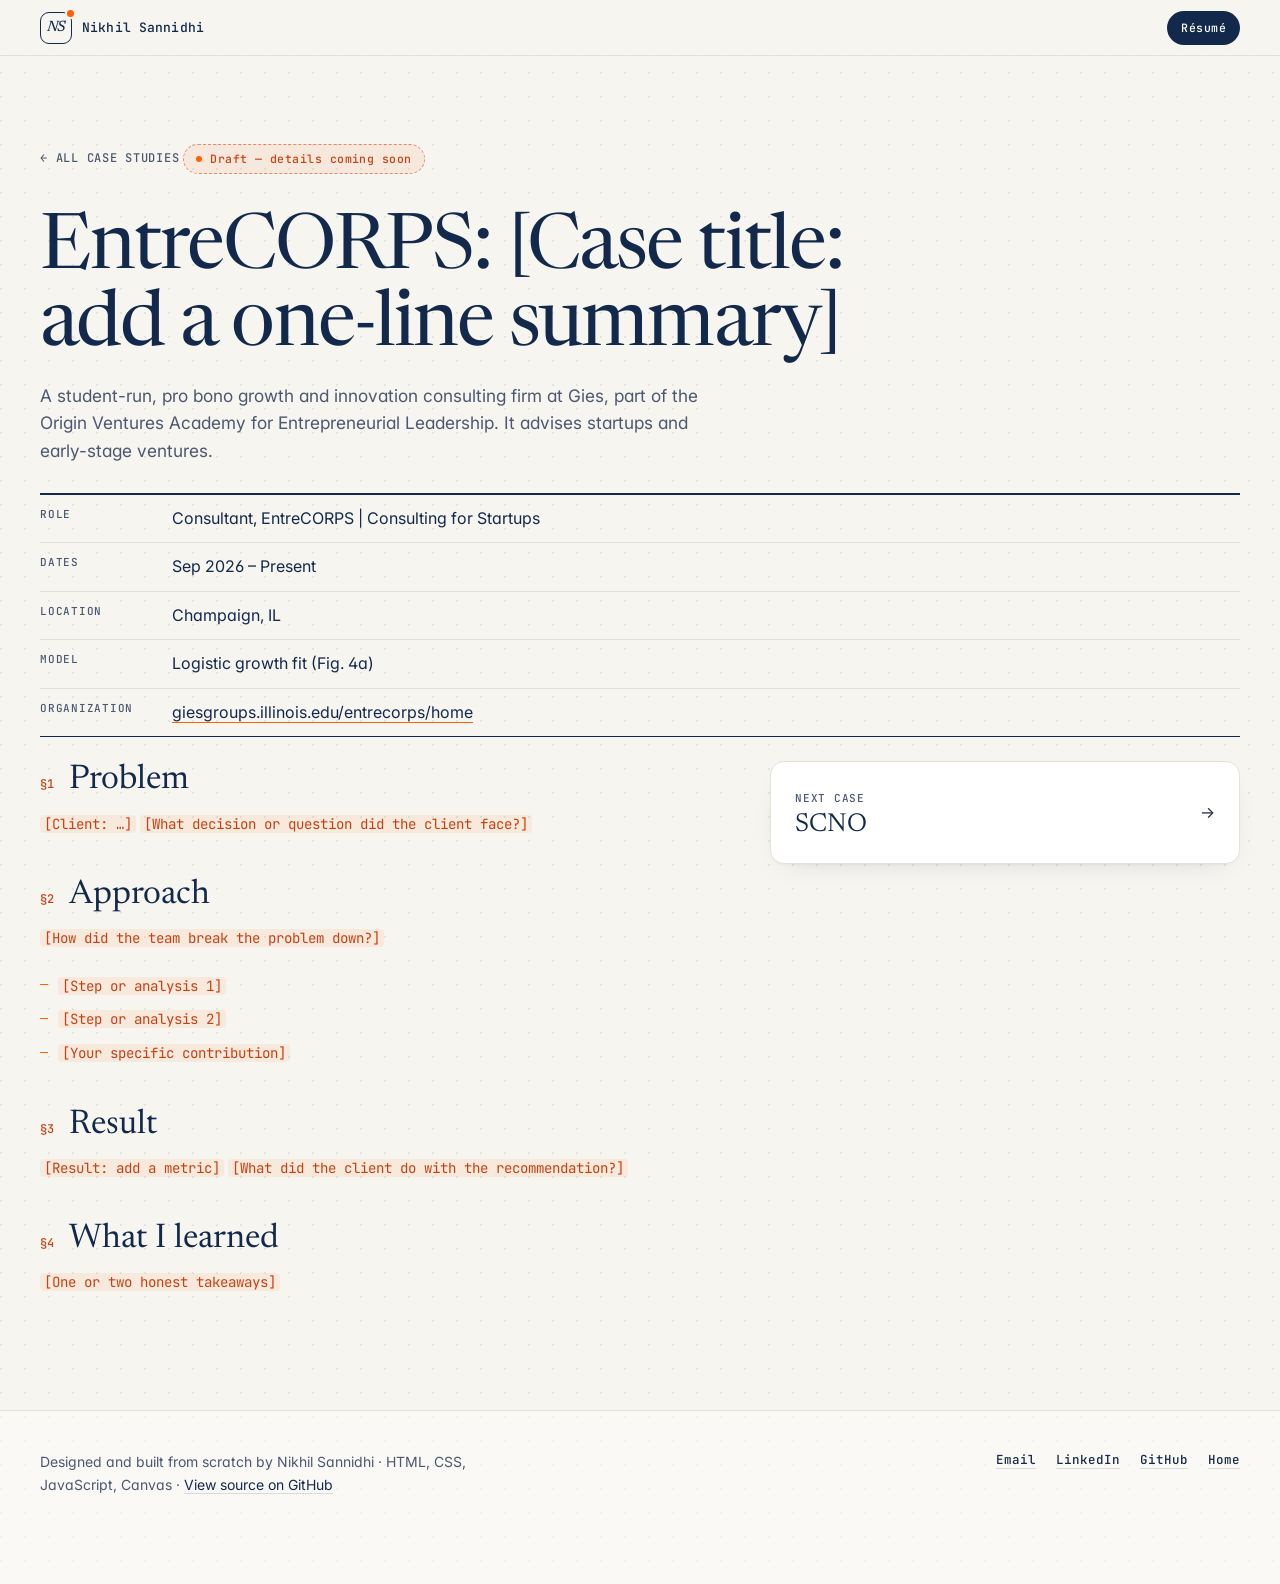
<file: work/entrecorps.html>
<!doctype html>
<html lang="en">
<head>
  <meta charset="utf-8">
  <meta name="viewport" content="width=device-width, initial-scale=1">
  <title>EntreCORPS case study · Nikhil Sannidhi</title>
  <meta name="description" content="Case study draft: Consultant, EntreCORPS | Consulting for Startups.">
  <link rel="icon" href="../assets/favicon.svg" type="image/svg+xml">
  <link rel="preconnect" href="https://fonts.googleapis.com">
  <link rel="preconnect" href="https://fonts.gstatic.com" crossorigin>
  <link rel="stylesheet" href="https://fonts.googleapis.com/css2?family=Inter:wght@400;500;600&amp;family=JetBrains+Mono:wght@400;500;600&amp;family=Newsreader:ital,opsz,wght@0,6..72,400;0,6..72,500;1,6..72,400&amp;display=swap">
  <link rel="stylesheet" href="../assets/css/site.css">
</head>
<body>
  <a class="skip" href="#main">Skip to content</a>
  <header class="nav is-scrolled">
    <div class="nav-inner">
      <a class="brand" href="../index.html" aria-label="Nikhil Sannidhi, home"><span class="monogram" aria-hidden="true">NS</span><span class="brand-name">Nikhil Sannidhi</span></a>
      <div class="nav-right"><a class="resume-pill" href="../assets/Nikhil-Sannidhi-Resume.pdf">Résumé</a></div>
    </div>
  </header>
  <main id="main">
    <div class="wrap page-head">
      <a class="back" href="../index.html#work"><span aria-hidden="true">←</span> All case studies</a>
      <p class="draft-badge">Draft — details coming soon</p>
      <h1 class="page-title">EntreCORPS: [Case title: add a one-line summary]</h1>
      <p class="lede">A student-run, pro bono growth and innovation consulting firm at Gies, part of the Origin Ventures Academy for Entrepreneurial Leadership. It advises startups and early-stage ventures.</p>
      <dl class="meta">
        <div><dt>Role</dt><dd>Consultant, EntreCORPS | Consulting for Startups</dd></div>
        <div><dt>Dates</dt><dd>Sep 2026 – Present</dd></div>
        <div><dt>Location</dt><dd>Champaign, IL</dd></div>
        <div><dt>Model</dt><dd>Logistic growth fit (Fig. 4a)</dd></div>
        <div><dt>Organization</dt><dd><a href="https://giesgroups.illinois.edu/entrecorps/home/" target="_blank" rel="noopener noreferrer">giesgroups.illinois.edu/entrecorps/home<span class="sr-only"> (opens in a new tab)</span></a></dd></div>
      </dl>
    </div>
    <div class="wrap paper">
      <article class="paper-body">
        <section class="paper-section"><h2><span>§1</span>Problem</h2><p><span class="ph">[Client: …]</span> <span class="ph">[What decision or question did the client face?]</span></p></section>
        <section class="paper-section"><h2><span>§2</span>Approach</h2><p><span class="ph">[How did the team break the problem down?]</span></p>
          <ul><li><span class="ph">[Step or analysis 1]</span></li><li><span class="ph">[Step or analysis 2]</span></li><li><span class="ph">[Your specific contribution]</span></li></ul></section>
        <section class="paper-section"><h2><span>§3</span>Result</h2><p><span class="ph">[Result: add a metric]</span> <span class="ph">[What did the client do with the recommendation?]</span></p></section>
        <section class="paper-section"><h2><span>§4</span>What I learned</h2><p><span class="ph">[One or two honest takeaways]</span></p></section>
      </article>
      <aside class="paper-aside">
        <a class="card next-case" href="scno.html"><span><span class="k">Next case</span><br><span class="v">SCNO</span></span><span aria-hidden="true">→</span></a>
      </aside>
    </div>
  </main>
  <footer class="footer">
    <div class="wrap footer-grid">
      <p class="colophon">Designed and built from scratch by Nikhil Sannidhi · HTML, CSS, JavaScript, Canvas · <a href="https://github.com/Nikhil-Sannidhi/project-profile" target="_blank" rel="noopener noreferrer">View source on GitHub</a></p>
      <nav class="footer-links" aria-label="Contact links"><a href="mailto:nikhil21@illinois.edu">Email</a><a href="https://www.linkedin.com/in/nikhilsannidhi/" target="_blank" rel="noopener noreferrer">LinkedIn</a><a href="https://github.com/Nikhil-Sannidhi" target="_blank" rel="noopener noreferrer">GitHub</a><a href="../index.html">Home</a></nav>
    </div>
  </footer>
</body>
</html>
</file>
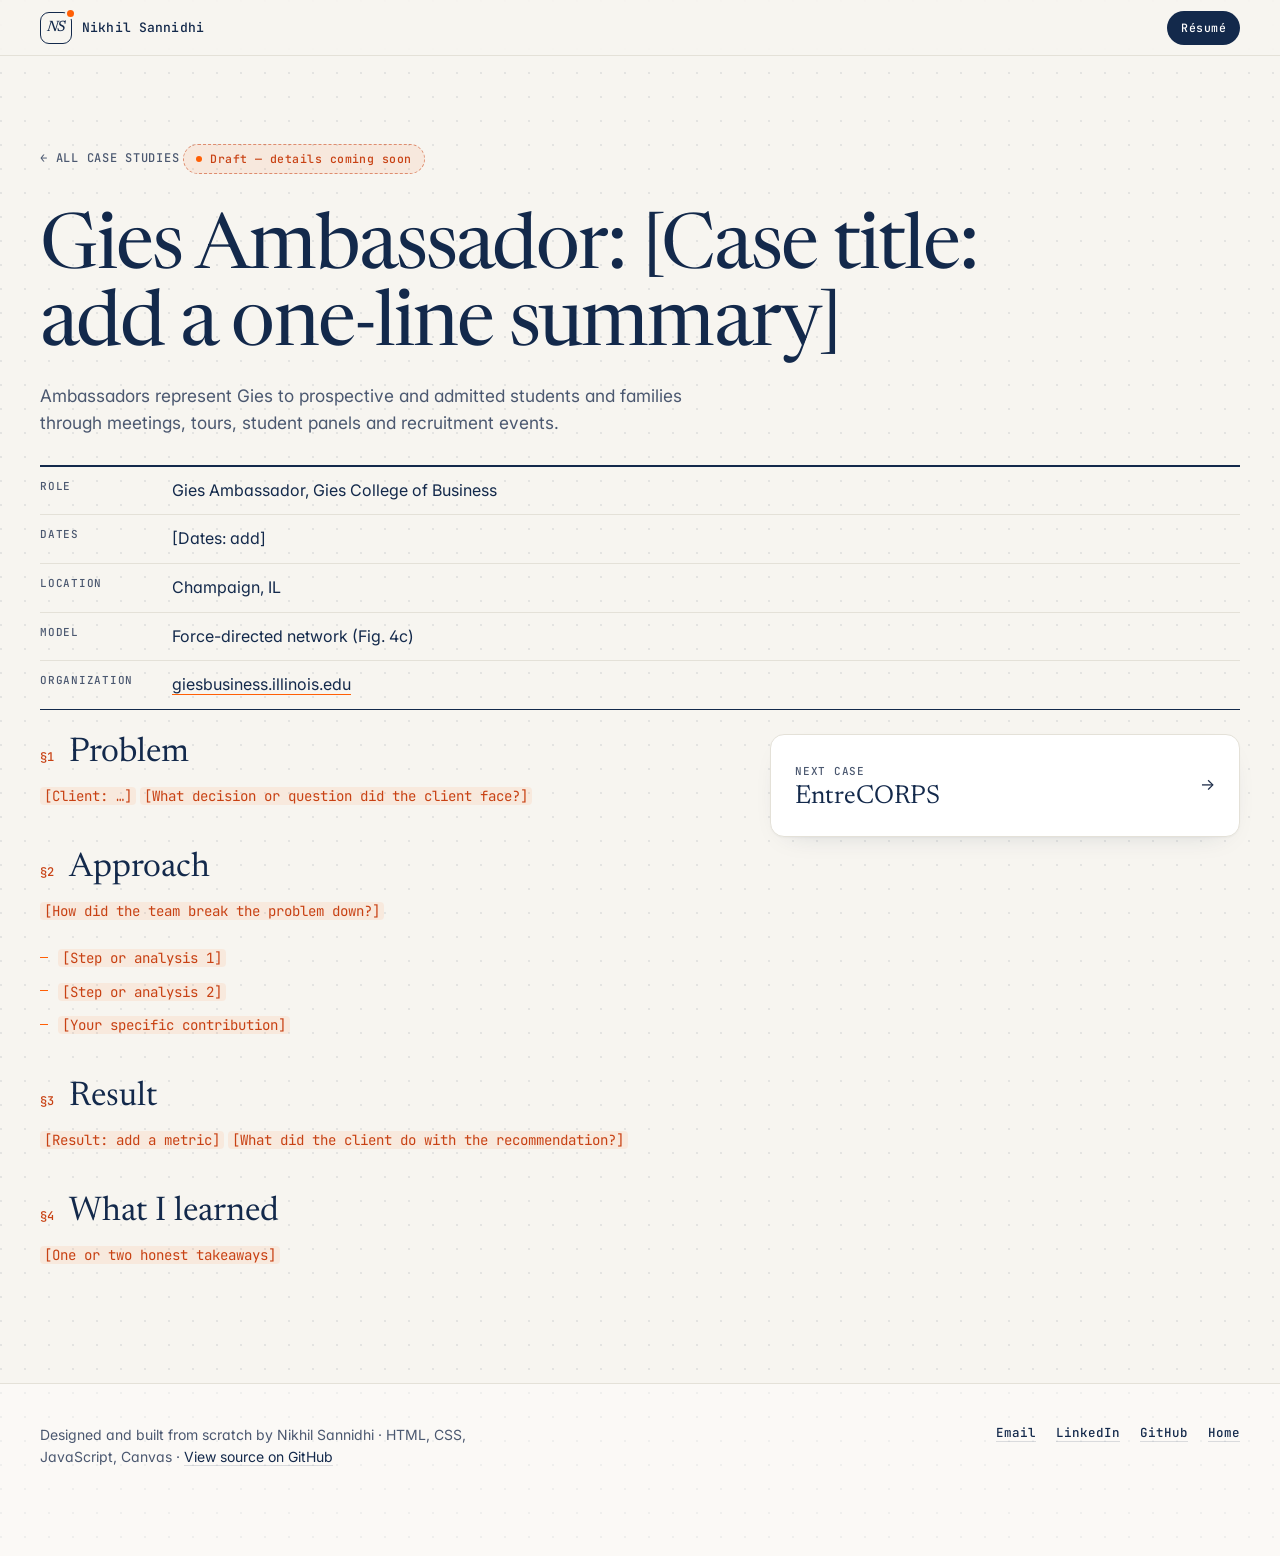
<file: work/gies-ambassador.html>
<!doctype html>
<html lang="en">
<head>
  <meta charset="utf-8">
  <meta name="viewport" content="width=device-width, initial-scale=1">
  <title>Gies Ambassador case study · Nikhil Sannidhi</title>
  <meta name="description" content="Case study draft: Gies Ambassador, Gies College of Business.">
  <link rel="icon" href="../assets/favicon.svg" type="image/svg+xml">
  <link rel="preconnect" href="https://fonts.googleapis.com">
  <link rel="preconnect" href="https://fonts.gstatic.com" crossorigin>
  <link rel="stylesheet" href="https://fonts.googleapis.com/css2?family=Inter:wght@400;500;600&amp;family=JetBrains+Mono:wght@400;500;600&amp;family=Newsreader:ital,opsz,wght@0,6..72,400;0,6..72,500;1,6..72,400&amp;display=swap">
  <link rel="stylesheet" href="../assets/css/site.css">
</head>
<body>
  <a class="skip" href="#main">Skip to content</a>
  <header class="nav is-scrolled">
    <div class="nav-inner">
      <a class="brand" href="../index.html" aria-label="Nikhil Sannidhi, home"><span class="monogram" aria-hidden="true">NS</span><span class="brand-name">Nikhil Sannidhi</span></a>
      <div class="nav-right"><a class="resume-pill" href="../assets/Nikhil-Sannidhi-Resume.pdf">Résumé</a></div>
    </div>
  </header>
  <main id="main">
    <div class="wrap page-head">
      <a class="back" href="../index.html#work"><span aria-hidden="true">←</span> All case studies</a>
      <p class="draft-badge">Draft — details coming soon</p>
      <h1 class="page-title">Gies Ambassador: [Case title: add a one-line summary]</h1>
      <p class="lede">Ambassadors represent Gies to prospective and admitted students and families through meetings, tours, student panels and recruitment events.</p>
      <dl class="meta">
        <div><dt>Role</dt><dd>Gies Ambassador, Gies College of Business</dd></div>
        <div><dt>Dates</dt><dd>[Dates: add]</dd></div>
        <div><dt>Location</dt><dd>Champaign, IL</dd></div>
        <div><dt>Model</dt><dd>Force-directed network (Fig. 4c)</dd></div>
        <div><dt>Organization</dt><dd><a href="https://giesbusiness.illinois.edu" target="_blank" rel="noopener noreferrer">giesbusiness.illinois.edu<span class="sr-only"> (opens in a new tab)</span></a></dd></div>
      </dl>
    </div>
    <div class="wrap paper">
      <article class="paper-body">
        <section class="paper-section"><h2><span>§1</span>Problem</h2><p><span class="ph">[Client: …]</span> <span class="ph">[What decision or question did the client face?]</span></p></section>
        <section class="paper-section"><h2><span>§2</span>Approach</h2><p><span class="ph">[How did the team break the problem down?]</span></p>
          <ul><li><span class="ph">[Step or analysis 1]</span></li><li><span class="ph">[Step or analysis 2]</span></li><li><span class="ph">[Your specific contribution]</span></li></ul></section>
        <section class="paper-section"><h2><span>§3</span>Result</h2><p><span class="ph">[Result: add a metric]</span> <span class="ph">[What did the client do with the recommendation?]</span></p></section>
        <section class="paper-section"><h2><span>§4</span>What I learned</h2><p><span class="ph">[One or two honest takeaways]</span></p></section>
      </article>
      <aside class="paper-aside">
        <a class="card next-case" href="entrecorps.html"><span><span class="k">Next case</span><br><span class="v">EntreCORPS</span></span><span aria-hidden="true">→</span></a>
      </aside>
    </div>
  </main>
  <footer class="footer">
    <div class="wrap footer-grid">
      <p class="colophon">Designed and built from scratch by Nikhil Sannidhi · HTML, CSS, JavaScript, Canvas · <a href="https://github.com/Nikhil-Sannidhi/project-profile" target="_blank" rel="noopener noreferrer">View source on GitHub</a></p>
      <nav class="footer-links" aria-label="Contact links"><a href="mailto:nikhil21@illinois.edu">Email</a><a href="https://www.linkedin.com/in/nikhilsannidhi/" target="_blank" rel="noopener noreferrer">LinkedIn</a><a href="https://github.com/Nikhil-Sannidhi" target="_blank" rel="noopener noreferrer">GitHub</a><a href="../index.html">Home</a></nav>
    </div>
  </footer>
</body>
</html>
</file>
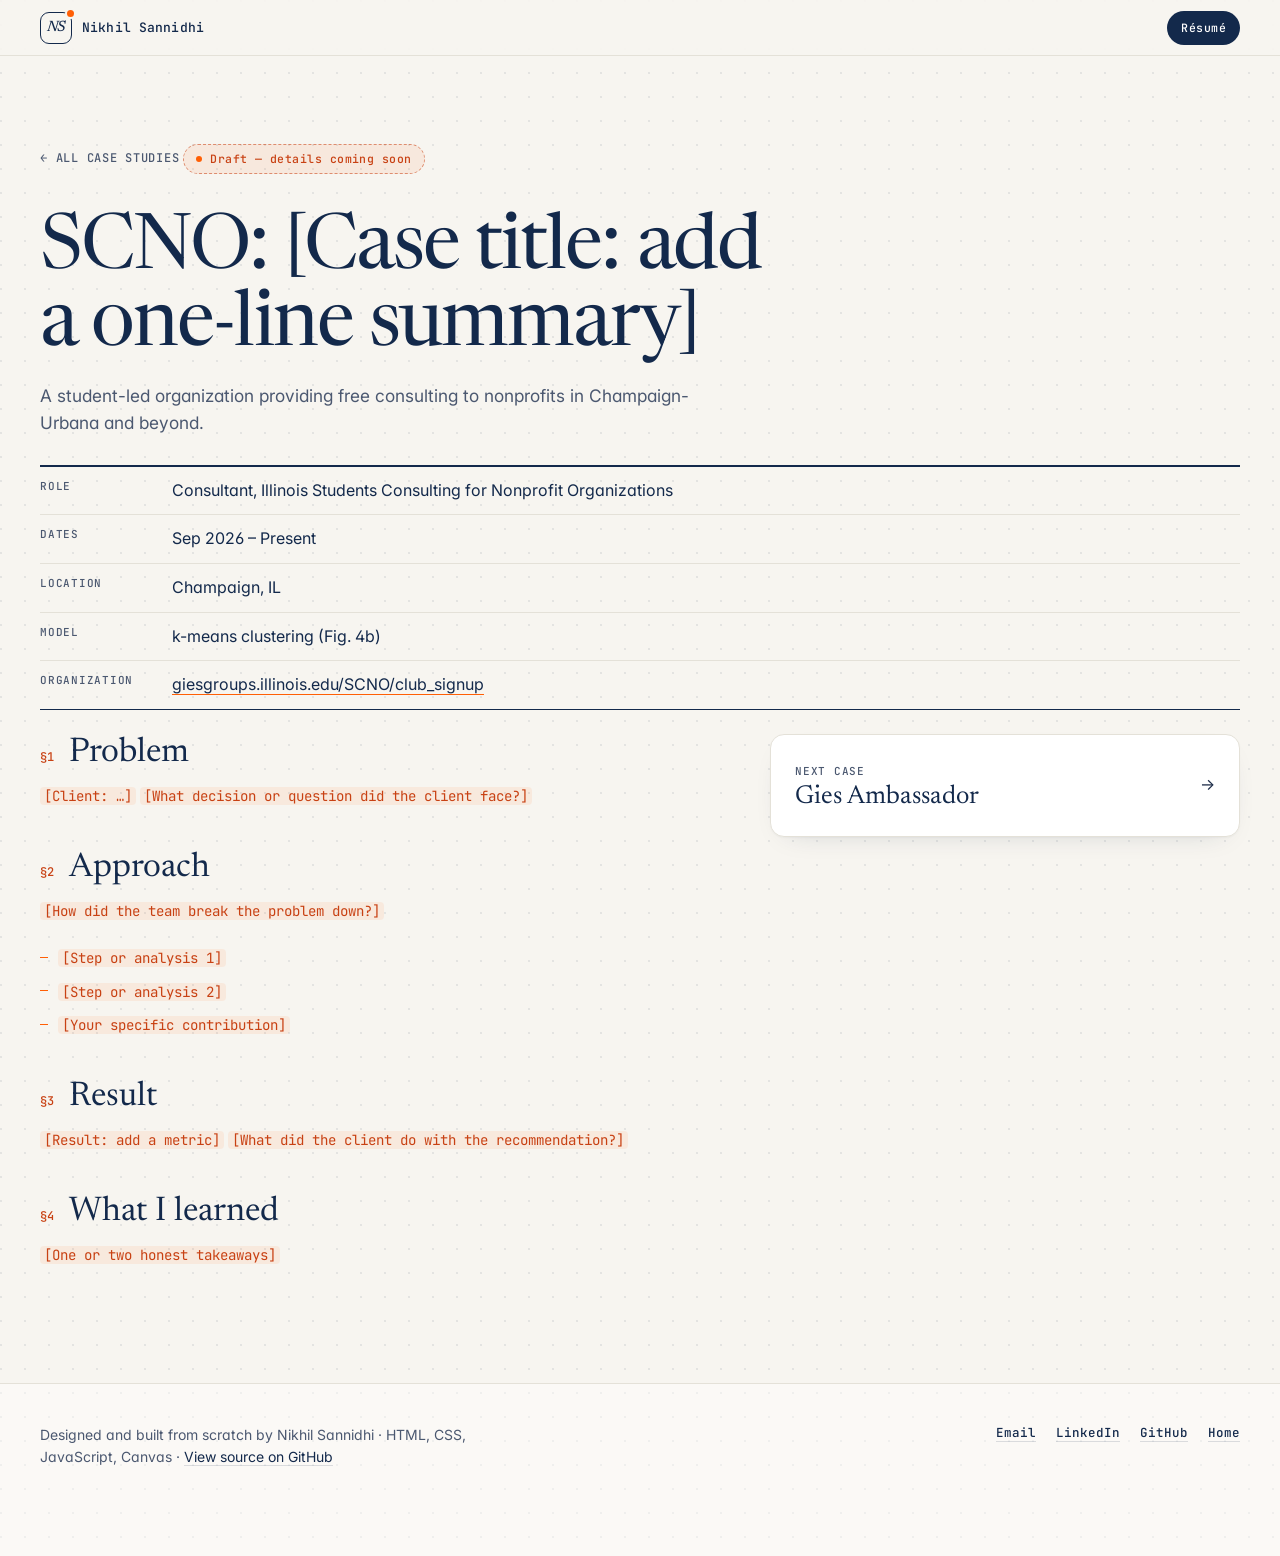
<file: work/scno.html>
<!doctype html>
<html lang="en">
<head>
  <meta charset="utf-8">
  <meta name="viewport" content="width=device-width, initial-scale=1">
  <title>SCNO case study · Nikhil Sannidhi</title>
  <meta name="description" content="Case study draft: Consultant, Illinois Students Consulting for Nonprofit Organizations.">
  <link rel="icon" href="../assets/favicon.svg" type="image/svg+xml">
  <link rel="preconnect" href="https://fonts.googleapis.com">
  <link rel="preconnect" href="https://fonts.gstatic.com" crossorigin>
  <link rel="stylesheet" href="https://fonts.googleapis.com/css2?family=Inter:wght@400;500;600&amp;family=JetBrains+Mono:wght@400;500;600&amp;family=Newsreader:ital,opsz,wght@0,6..72,400;0,6..72,500;1,6..72,400&amp;display=swap">
  <link rel="stylesheet" href="../assets/css/site.css">
</head>
<body>
  <a class="skip" href="#main">Skip to content</a>
  <header class="nav is-scrolled">
    <div class="nav-inner">
      <a class="brand" href="../index.html" aria-label="Nikhil Sannidhi, home"><span class="monogram" aria-hidden="true">NS</span><span class="brand-name">Nikhil Sannidhi</span></a>
      <div class="nav-right"><a class="resume-pill" href="../assets/Nikhil-Sannidhi-Resume.pdf">Résumé</a></div>
    </div>
  </header>
  <main id="main">
    <div class="wrap page-head">
      <a class="back" href="../index.html#work"><span aria-hidden="true">←</span> All case studies</a>
      <p class="draft-badge">Draft — details coming soon</p>
      <h1 class="page-title">SCNO: [Case title: add a one-line summary]</h1>
      <p class="lede">A student-led organization providing free consulting to nonprofits in Champaign-Urbana and beyond.</p>
      <dl class="meta">
        <div><dt>Role</dt><dd>Consultant, Illinois Students Consulting for Nonprofit Organizations</dd></div>
        <div><dt>Dates</dt><dd>Sep 2026 – Present</dd></div>
        <div><dt>Location</dt><dd>Champaign, IL</dd></div>
        <div><dt>Model</dt><dd>k-means clustering (Fig. 4b)</dd></div>
        <div><dt>Organization</dt><dd><a href="https://giesgroups.illinois.edu/SCNO/club_signup" target="_blank" rel="noopener noreferrer">giesgroups.illinois.edu/SCNO/club_signup<span class="sr-only"> (opens in a new tab)</span></a></dd></div>
      </dl>
    </div>
    <div class="wrap paper">
      <article class="paper-body">
        <section class="paper-section"><h2><span>§1</span>Problem</h2><p><span class="ph">[Client: …]</span> <span class="ph">[What decision or question did the client face?]</span></p></section>
        <section class="paper-section"><h2><span>§2</span>Approach</h2><p><span class="ph">[How did the team break the problem down?]</span></p>
          <ul><li><span class="ph">[Step or analysis 1]</span></li><li><span class="ph">[Step or analysis 2]</span></li><li><span class="ph">[Your specific contribution]</span></li></ul></section>
        <section class="paper-section"><h2><span>§3</span>Result</h2><p><span class="ph">[Result: add a metric]</span> <span class="ph">[What did the client do with the recommendation?]</span></p></section>
        <section class="paper-section"><h2><span>§4</span>What I learned</h2><p><span class="ph">[One or two honest takeaways]</span></p></section>
      </article>
      <aside class="paper-aside">
        <a class="card next-case" href="gies-ambassador.html"><span><span class="k">Next case</span><br><span class="v">Gies Ambassador</span></span><span aria-hidden="true">→</span></a>
      </aside>
    </div>
  </main>
  <footer class="footer">
    <div class="wrap footer-grid">
      <p class="colophon">Designed and built from scratch by Nikhil Sannidhi · HTML, CSS, JavaScript, Canvas · <a href="https://github.com/Nikhil-Sannidhi/project-profile" target="_blank" rel="noopener noreferrer">View source on GitHub</a></p>
      <nav class="footer-links" aria-label="Contact links"><a href="mailto:nikhil21@illinois.edu">Email</a><a href="https://www.linkedin.com/in/nikhilsannidhi/" target="_blank" rel="noopener noreferrer">LinkedIn</a><a href="https://github.com/Nikhil-Sannidhi" target="_blank" rel="noopener noreferrer">GitHub</a><a href="../index.html">Home</a></nav>
    </div>
  </footer>
</body>
</html>
</file>
<file: assets/css/site.css>
/* ==========================================================================
   Nikhil Sannidhi: "Models of a Career"
   An interactive research paper. Light, editorial, Gies / Illinois palette.
   ========================================================================== */

:root {
  --paper: #f7f5f0;
  --surface: #ffffff;
  --ink: #13294b; /* Illini Blue */
  --blue: #1d58a7; /* Industrial */
  --orange: #ff5f05; /* Illini Orange: graphics, lines, large text only */
  --orange-text: #c84113; /* Altgeld: small orange text */
  --muted: #4b5870;
  --grid: #e4e1d8;
  --text: #1c2b47;
  --line: rgba(19, 41, 75, 0.14);
  --tint: rgba(19, 41, 75, 0.045);

  --serif: "Newsreader", "Iowan Old Style", "Palatino Linotype", Georgia, serif;
  --sans: "Inter", system-ui, -apple-system, "Segoe UI", Roboto, sans-serif;
  --mono: "JetBrains Mono", ui-monospace, SFMono-Regular, Menlo, Consolas, monospace;

  --gutter: 16px;
  --maxw: 1200px;
  --nav-h: 56px;
  --radius: 14px;
  --ease: cubic-bezier(0.22, 0.61, 0.36, 1);
  --ease-out: cubic-bezier(0.16, 1, 0.3, 1);
  --shadow: 0 1px 2px rgba(19, 41, 75, 0.04), 0 10px 30px -18px rgba(19, 41, 75, 0.22);
  --shadow-lift: 0 2px 6px rgba(19, 41, 75, 0.05), 0 22px 44px -22px rgba(19, 41, 75, 0.35);
  color-scheme: light;
}
@media (min-width: 768px) {
  :root { --gutter: 32px; }
}
@media (min-width: 1280px) {
  :root { --gutter: 40px; }
}

/* ---------- base ---------- */
*,
*::before,
*::after { box-sizing: border-box; }
html { -webkit-text-size-adjust: 100%; text-size-adjust: 100%; scroll-padding-top: calc(var(--nav-h) + 12px); }
@media (prefers-reduced-motion: no-preference) {
  html:not(.motion-off) { scroll-behavior: smooth; }
}
body {
  margin: 0;
  background-color: var(--paper);
  background-image: radial-gradient(circle at 1px 1px, rgba(19, 41, 75, 0.085) 1px, transparent 0);
  background-size: 24px 24px;
  color: var(--text);
  font: 400 16px/1.6 var(--sans);
  font-feature-settings: "ss01", "cv11";
  -webkit-font-smoothing: antialiased;
  -moz-osx-font-smoothing: grayscale;
  overflow-x: clip;
  text-rendering: optimizeLegibility;
}
img, svg, canvas { display: block; max-width: 100%; }
a { color: inherit; text-decoration: none; }
button { font: inherit; color: inherit; cursor: pointer; }
h1, h2, h3, p, ul, ol, figure, blockquote, dl, dd { margin: 0; }
ul, ol { padding: 0; list-style: none; }
::selection { background: rgba(255, 95, 5, 0.22); color: var(--ink); }
:focus-visible { outline: 2px solid var(--orange-text); outline-offset: 3px; border-radius: 6px; }
.sr-only {
  position: absolute !important; width: 1px; height: 1px; padding: 0; margin: -1px;
  overflow: hidden; clip: rect(0 0 0 0); white-space: nowrap; border: 0;
}
.skip {
  position: fixed; left: 12px; top: -60px; z-index: 100; background: var(--ink); color: #fff;
  padding: 10px 14px; border-radius: 10px; font: 500 14px var(--sans); transition: top 0.2s;
}
.skip:focus { top: 12px; }
.mono { font-family: var(--mono); }
.wrap { width: 100%; max-width: calc(var(--maxw) + var(--gutter) * 2); margin: 0 auto; padding: 0 var(--gutter); }

/* ---------- type ---------- */
.fig-label {
  display: flex; align-items: center; gap: 10px; flex-wrap: wrap;
  font: 500 12px/1.2 var(--mono); letter-spacing: 0.08em; text-transform: uppercase; color: var(--muted);
}
.fig-label b { color: var(--orange-text); font-weight: 600; }
.fig-label .rule-dot { width: 24px; height: 1px; background: currentColor; opacity: 0.5; }
h2.title {
  font: 400 clamp(38px, 5.4vw, 68px)/1.02 var(--serif);
  letter-spacing: -0.022em; color: var(--ink); text-wrap: balance;
}
h2.title em { font-style: italic; color: var(--blue); }
.lede { font-size: clamp(16px, 1.35vw, 18px); color: var(--muted); max-width: 60ch; text-wrap: pretty; }
.sec-head { display: grid; gap: 16px; max-width: 820px; margin-bottom: clamp(32px, 5vw, 56px); }

/* ---------- buttons, pills ---------- */
.btn {
  --b: var(--line);
  display: inline-flex; align-items: center; justify-content: center; gap: 8px;
  min-height: 44px; padding: 0 18px; border-radius: 999px;
  font: 500 14.5px/1 var(--sans); color: var(--ink);
  background: var(--surface); border: 1px solid var(--b);
  transition: border-color 0.3s var(--ease), background-color 0.3s var(--ease), box-shadow 0.3s var(--ease), color 0.3s;
  will-change: transform;
}
.btn svg { width: 16px; height: 16px; flex: none; }
.btn:hover { --b: var(--orange); box-shadow: var(--shadow); }
.btn--primary { background: var(--ink); color: #fff; --b: var(--ink); }
.btn--primary:hover { background: #0c1c36; --b: #0c1c36; }
.btn--primary .tag { font: 500 11px var(--mono); opacity: 0.7; }
.btn-mini {
  display: inline-flex; align-items: center; gap: 6px; white-space: nowrap;
  font: 500 11px/1 var(--mono); letter-spacing: 0.02em; color: var(--ink);
  background: var(--paper); border: 1px solid var(--grid); border-radius: 999px; padding: 7px 11px;
  transition: border-color 0.25s, background-color 0.25s;
}
.btn-mini:hover { border-color: var(--orange); background: #fff; }
.pill {
  display: inline-flex; align-items: center; white-space: nowrap;
  font: 500 11px/1 var(--mono); color: var(--ink);
  border: 1px solid var(--line); border-radius: 999px; padding: 6px 9px; background: var(--paper);
}
.chips { display: flex; flex-wrap: wrap; gap: 8px; }
.chips li {
  font: 500 12px/1 var(--mono); color: var(--ink); background: var(--surface);
  border: 1px solid var(--grid); border-radius: 999px; padding: 8px 12px;
  display: inline-flex; align-items: center; gap: 8px;
}
.chips li::before { content: ""; width: 5px; height: 5px; border-radius: 50%; background: var(--orange); flex: none; }

.card {
  background: var(--surface); border: 1px solid var(--grid); border-radius: var(--radius);
  box-shadow: var(--shadow);
  transition: transform 0.4s var(--ease-out), box-shadow 0.4s var(--ease-out), border-color 0.3s var(--ease);
}
@media (hover: hover) {
  .card:hover { transform: translateY(-3px); border-color: var(--orange); box-shadow: var(--shadow-lift); }
}

.logo-chip {
  display: inline-flex; align-items: center; justify-content: center; flex: none;
  height: 44px; min-width: 44px; max-width: 132px; padding: 6px 9px;
  background: #fff; border: 1px solid var(--grid); border-radius: 10px;
}
.logo-chip img { height: 100%; width: auto; max-width: 100%; object-fit: contain; }
.logo-chip--navy { background: #152849; border-color: #152849; padding: 0; overflow: hidden; }
.logo-chip--navy img { height: 100%; }

/* ---------- nav ---------- */
.nav {
  position: fixed; inset: 0 0 auto 0; z-index: 60; height: var(--nav-h);
  background: rgba(247, 245, 240, 0.84);
  -webkit-backdrop-filter: saturate(1.3) blur(12px); backdrop-filter: saturate(1.3) blur(12px);
  border-bottom: 1px solid transparent; transition: border-color 0.3s;
}
.nav.is-scrolled { border-bottom-color: var(--grid); }
.nav-inner { height: 100%; display: flex; align-items: center; gap: 16px; padding: 0 var(--gutter); }
.brand { display: inline-flex; align-items: center; gap: 10px; color: var(--ink); flex: none; }
.monogram {
  position: relative; width: 32px; height: 32px; display: grid; place-items: center;
  border: 1.5px solid var(--ink); border-radius: 9px;
  font: italic 500 15px/1 var(--serif); letter-spacing: -0.02em;
}
.monogram::after { content: ""; position: absolute; right: -3px; top: -3px; width: 7px; height: 7px; border-radius: 50%; background: var(--orange); box-shadow: 0 0 0 2px var(--paper); }
.brand-name { font: 500 13px/1 var(--mono); letter-spacing: 0.01em; }
.nav-links { display: none; align-items: center; gap: 2px; margin: 0 auto; }
.nav-links a,
.figs-btn {
  font: 500 11.5px/1 var(--mono); letter-spacing: 0.06em; text-transform: uppercase; color: var(--muted);
  padding: 9px 11px; border-radius: 999px; border: 0; background: none; display: inline-flex; align-items: center; gap: 6px;
  transition: color 0.2s, background-color 0.2s;
}
.nav-links a:hover, .figs-btn:hover, .figs-btn[aria-expanded="true"] { color: var(--ink); background: var(--tint); }
.nav-links a.is-current { color: var(--ink); }
.nav-links a.is-current::before { content: ""; width: 5px; height: 5px; border-radius: 50%; background: var(--orange); }
.figs-btn svg { width: 10px; height: 10px; transition: transform 0.25s; }
.figs-btn[aria-expanded="true"] svg { transform: rotate(180deg); }
.figs { position: relative; }
.figs-menu {
  position: absolute; left: 0; top: calc(100% + 10px); width: 320px; padding: 8px;
  background: var(--surface); border: 1px solid var(--grid); border-radius: 14px; box-shadow: var(--shadow-lift);
}
.figs-menu[hidden] { display: none; }
.figs-menu p { font: 500 10.5px var(--mono); letter-spacing: 0.08em; text-transform: uppercase; color: var(--muted); padding: 8px 10px 6px; }
.figs-menu a {
  display: grid; grid-template-columns: 52px 1fr; gap: 8px; padding: 9px 10px; border-radius: 9px;
  font: 400 14px/1.3 var(--sans); color: var(--ink); text-transform: none; letter-spacing: 0;
}
.figs-menu a span { font: 500 11.5px/1.5 var(--mono); color: var(--orange-text); }
.figs-menu a:hover { background: var(--tint); }
.nav-right { display: flex; align-items: center; gap: 8px; margin-left: auto; }
.train-readout {
  display: none; font: 400 11px/1 var(--mono); color: var(--muted); white-space: nowrap;
  font-variant-numeric: tabular-nums; padding-right: 6px;
}
.train-readout b { font-weight: 500; color: var(--ink); }
.pause-btn {
  display: inline-flex; align-items: center; gap: 7px; min-height: 34px; padding: 0 12px;
  font: 500 11px/1 var(--mono); color: var(--ink); white-space: nowrap;
  background: transparent; border: 1px solid var(--line); border-radius: 999px; transition: border-color 0.2s, background-color 0.2s;
}
.pause-btn:hover { border-color: var(--orange); background: var(--surface); }
.pause-ico { width: 9px; height: 10px; position: relative; }
.pause-ico::before, .pause-ico::after { content: ""; position: absolute; top: 0; bottom: 0; width: 3px; background: var(--ink); border-radius: 1px; }
.pause-ico::before { left: 0; }
.pause-ico::after { right: 0; }
.pause-btn[aria-pressed="true"] .pause-ico::before { width: 0; height: 0; background: none; border-style: solid; border-width: 5px 0 5px 9px; border-color: transparent transparent transparent var(--ink); border-radius: 0; }
.pause-btn[aria-pressed="true"] .pause-ico::after { display: none; }
.pause-txt { display: none; }
.resume-pill {
  display: inline-flex; align-items: center; gap: 6px; min-height: 34px; padding: 0 14px; border-radius: 999px;
  background: var(--ink); color: #fff; font: 500 11.5px/1 var(--mono); letter-spacing: 0.04em; white-space: nowrap;
  transition: background-color 0.2s;
}
.resume-pill:hover { background: #0c1c36; }
.menu-btn {
  width: 40px; height: 40px; display: grid; place-items: center; border-radius: 10px;
  border: 1px solid var(--line); background: transparent;
}
.menu-btn span { width: 16px; height: 1.5px; background: var(--ink); position: relative; transition: background 0.2s; }
.menu-btn span::before, .menu-btn span::after { content: ""; position: absolute; left: 0; width: 16px; height: 1.5px; background: var(--ink); transition: transform 0.3s var(--ease); }
.menu-btn span::before { top: -5px; }
.menu-btn span::after { top: 5px; }
.menu-btn[aria-expanded="true"] span { background: transparent; }
.menu-btn[aria-expanded="true"] span::before { transform: translateY(5px) rotate(45deg); }
.menu-btn[aria-expanded="true"] span::after { transform: translateY(-5px) rotate(-45deg); }
.mnav {
  position: fixed; inset: var(--nav-h) 0 auto 0; z-index: 59; max-height: calc(100svh - var(--nav-h)); overflow: auto;
  background: var(--paper); border-bottom: 1px solid var(--grid); box-shadow: var(--shadow-lift);
  padding: 8px var(--gutter) 20px;
}
.mnav[hidden] { display: none; }
.mnav a { display: grid; grid-template-columns: 58px 1fr; align-items: baseline; padding: 13px 0; border-bottom: 1px solid var(--grid); font: 400 22px/1.2 var(--serif); color: var(--ink); }
.mnav a span { font: 500 11.5px var(--mono); color: var(--orange-text); }
.mnav .mnav-foot { display: flex; gap: 8px; flex-wrap: wrap; padding-top: 16px; }

@media (min-width: 560px) {
  .pause-txt { display: inline; }
}
@media (max-width: 399px) {
  .nav .resume-pill { display: none; }
}
@media (min-width: 1040px) {
  .nav-links { display: flex; }
  .menu-btn, .mnav { display: none !important; }
}
@media (min-width: 1320px) {
  .train-readout { display: inline; }
}

/* progress rail + figure chip */
.rail { display: none; }
@media (min-width: 1360px) {
  .rail {
    display: block; position: fixed; z-index: 40; left: 22px; top: calc(var(--nav-h) + 28px); bottom: 28px; width: 1px;
    background: var(--grid);
  }
}
.rail-fill { position: absolute; inset: 0; background: var(--ink); transform-origin: top; transform: scaleY(var(--p, 0)); }
.rail-tick {
  position: absolute; left: -4px; width: 9px; height: 9px; margin-top: -4px; top: calc(var(--at) * 100%);
  border-radius: 50%; background: var(--paper); border: 1px solid var(--muted); transition: background-color 0.3s, border-color 0.3s, transform 0.3s;
}
.rail-tick span { position: absolute; left: 14px; top: -3px; font: 500 9.5px/1 var(--mono); color: var(--muted); }
.rail-tick.is-past { background: var(--ink); border-color: var(--ink); }
.rail-tick.is-current { background: var(--orange); border-color: var(--orange); transform: scale(1.15); }
.fig-chip {
  position: fixed; right: 12px; bottom: 12px; z-index: 45;
  display: inline-flex; align-items: center; gap: 8px; max-width: calc(100vw - 24px);
  font: 500 10.5px/1 var(--mono); letter-spacing: 0.07em; text-transform: uppercase; color: var(--ink); white-space: nowrap;
  background: rgba(255, 255, 255, 0.92); border: 1px solid var(--grid); border-radius: 999px; padding: 9px 12px 9px 10px;
  box-shadow: var(--shadow); -webkit-backdrop-filter: blur(8px); backdrop-filter: blur(8px);
  transition: opacity 0.3s;
}
.fig-chip::before { content: ""; width: 6px; height: 6px; border-radius: 50%; background: var(--orange); flex: none; }
.fig-chip b { font-weight: 600; }
.fig-chip .sep { color: var(--muted); }
@media (min-width: 768px) {
  .fig-chip { right: 20px; bottom: 20px; font-size: 11px; }
}

/* ---------- reveals (only when JS runs and motion is allowed) ---------- */
[data-reveal] { transition: opacity 0.7s var(--ease-out), transform 0.8s var(--ease-out), clip-path 1s var(--ease-out); }
.ready.motion-ok [data-reveal]:not(.in) { opacity: 0; }
.ready.motion-ok [data-reveal="rise"]:not(.in) { transform: translateY(26px); }
.ready.motion-ok [data-reveal="slide"]:not(.in) { transform: translateX(-32px); }
.ready.motion-ok [data-reveal="scale"]:not(.in) { transform: scale(0.955); }
.ready.motion-ok [data-reveal="clip"]:not(.in) { opacity: 1; }
[data-reveal="clip"] > * { transition: clip-path 1.1s var(--ease-out), opacity 0.8s var(--ease-out); clip-path: inset(0 0 0 0 round 0); }
.ready.motion-ok [data-reveal="clip"]:not(.in) > * { clip-path: inset(0 0 100% 0 round var(--radius)); }
.ready.motion-ok [data-reveal="clip"]:not(.in) > figcaption { clip-path: none; opacity: 0; }
[data-reveal="clip"] > figcaption { transition-delay: 0.4s; }
[data-reveal].in { transition-delay: var(--delay, 0s); }

.split .w { display: inline-block; white-space: nowrap; overflow: hidden; vertical-align: top; padding: 0.02em 0.06em 0.14em; margin: -0.02em -0.06em -0.14em; }
.split .ch { display: inline-block; transition: transform 0.62s var(--ease-out); transition-delay: calc(var(--ci) * 16ms); }
.ready.motion-ok .split:not(.in) .ch { transform: translateY(108%); }

.rule { height: 1px; background: var(--grid); transform-origin: left; transition: transform 1.1s var(--ease-out); margin-bottom: clamp(40px, 6vw, 72px); position: relative; }
.rule::after { content: attr(data-n); position: absolute; right: 0; top: 8px; font: 500 10.5px var(--mono); letter-spacing: 0.08em; color: var(--muted); }
.ready.motion-ok .rule:not(.in) { transform: scaleX(0); }

/* ---------- sections ---------- */
.section { position: relative; padding: clamp(64px, 9vw, 120px) 0; }
.hero-grid, .about-grid, .journey-stage, .contact-grid, .cases, .paper { grid-template-columns: minmax(0, 1fr); }
.hero-grid > *, .about-grid > *, .journey-stage > *, .contact-grid > * { min-width: 0; }

/* ---------- hero (Fig. 1) ---------- */
.hero { padding-top: calc(var(--nav-h) + clamp(24px, 5vh, 64px)); padding-bottom: clamp(40px, 6vh, 72px); }
.hero-grid { display: grid; gap: 40px; align-items: center; }
.eyebrow { display: flex; align-items: center; gap: 10px; font: 500 11.5px/1.4 var(--mono); letter-spacing: 0.08em; text-transform: uppercase; color: var(--muted); }
.eyebrow .live { width: 7px; height: 7px; border-radius: 50%; background: var(--orange); box-shadow: 0 0 0 4px rgba(255, 95, 5, 0.15); flex: none; }
.hero h1 {
  margin: 18px 0 20px; color: var(--ink);
  font: 400 clamp(54px, 7.6vw, 108px)/0.94 var(--serif); letter-spacing: -0.032em;
}
.hero h1 em { font-style: italic; }
.target { font: 400 clamp(19px, 1.75vw, 23px)/1.42 var(--sans); color: var(--ink); max-width: 30ch; letter-spacing: -0.01em; text-wrap: balance; }
.target .edge { background: linear-gradient(transparent 62%, rgba(255, 95, 5, 0.22) 62%); padding: 0 2px; }
.school { margin-top: 12px; font: 500 12.5px/1.5 var(--mono); color: var(--muted); letter-spacing: 0.02em; }
.hero .chips { margin: 26px 0 28px; }
.cta { display: flex; flex-wrap: wrap; gap: 8px; }
.cta .btn { padding: 0 15px; font-size: 14px; }

/* figure frames */
.frame { position: relative; background: var(--surface); border: 1px solid var(--grid); border-radius: 16px; box-shadow: var(--shadow); }
.fig-bar {
  display: flex; align-items: center; gap: 10px; min-height: 44px; padding: 7px 8px 7px 14px;
  border-bottom: 1px solid var(--grid); font: 400 11px/1.2 var(--mono); color: var(--muted);
}
.fig-tag { min-width: 0; flex: 0 1 auto; color: var(--ink); font-weight: 500; letter-spacing: 0.06em; text-transform: uppercase; white-space: nowrap; overflow: hidden; text-overflow: ellipsis; }
.fig-readout { margin-left: auto; font-variant-numeric: tabular-nums; white-space: nowrap; overflow: hidden; text-overflow: ellipsis; min-width: 0; }
.fig-bar .btn-mini { flex: none; }
.fig-canvas { position: relative; height: clamp(250px, 64vw, 440px); cursor: crosshair; touch-action: pan-y; }
.fig-canvas canvas { width: 100%; height: 100%; }
figcaption, .caption { margin-top: 12px; font: 400 13.5px/1.6 var(--sans); color: var(--muted); max-width: 72ch; text-wrap: pretty; }
figcaption b, .caption b { font: 600 12px var(--mono); color: var(--ink); letter-spacing: 0.02em; }
.fig-tip {
  position: absolute; left: 0; top: 0; z-index: 2; pointer-events: none; min-width: 132px;
  background: rgba(255, 255, 255, 0.96); border: 1px solid var(--grid); border-radius: 10px; box-shadow: var(--shadow);
  padding: 8px 10px; font: 400 11px/1.6 var(--mono); color: var(--ink); font-variant-numeric: tabular-nums;
  opacity: 0; transition: opacity 0.15s;
}
.fig-tip.is-on { opacity: 1; }
.fig-tip b { display: block; font-weight: 600; margin-bottom: 2px; }
.fig-tip .row { display: flex; justify-content: space-between; gap: 14px; }
.fig-tip .row span:first-child { color: var(--muted); }
.fig-tip .row.med span { color: var(--orange-text); }

@media (min-width: 1024px) {
  .hero { min-height: min(100svh, 1000px); display: flex; align-items: center; }
  .hero-grid { grid-template-columns: minmax(0, 5.3fr) minmax(0, 6.7fr); gap: 52px; }
  .fig-canvas--hero { height: clamp(340px, 50vh, 460px); }
}

/* ---------- marquee ---------- */
.marquee { overflow: hidden; border-block: 1px solid var(--grid); background: rgba(255, 255, 255, 0.55); padding: 18px 0; }
.marquee-track { display: flex; width: max-content; }
.marquee-run { display: flex; align-items: center; gap: 26px; padding-right: 26px; white-space: nowrap; font: 400 clamp(22px, 2.5vw, 32px)/1.1 var(--serif); color: var(--ink); letter-spacing: -0.01em; }
.marquee-run span:nth-of-type(even) { font-style: italic; color: var(--blue); }
.marquee-run i { font: 400 0.55em var(--mono); color: var(--orange); font-style: normal; }

/* ---------- about (Fig. 2) ---------- */
.about-grid { display: grid; gap: 48px; }
.signal-text { font: 400 clamp(25px, 2.85vw, 38px)/1.3 var(--serif); color: var(--ink); letter-spacing: -0.012em; text-wrap: pretty; }
.signal-text .wd { transition: color 0.45s var(--ease); }
.ready.motion-ok .signal-text .wd { color: rgba(19, 41, 75, 0.2); }
.ready.motion-ok .signal-text .wd.lit { color: var(--ink); }
.signal-text .wd.key { background: linear-gradient(transparent 64%, rgba(255, 95, 5, 0) 64%); transition: color 0.45s var(--ease), background-color 0.45s; }
.signal-text .wd.key.lit, .motion-off .signal-text .wd.key, html:not(.ready) .signal-text .wd.key { background: linear-gradient(transparent 66%, rgba(255, 95, 5, 0.2) 66%); }
.rotator-line { margin-top: 36px; font: 400 clamp(17px, 1.5vw, 19px)/1.5 var(--sans); color: var(--muted); }
.rotator { display: grid; margin-top: 4px; font: italic 400 clamp(26px, 2.6vw, 34px)/1.25 var(--serif); color: var(--orange-text); }
.rotator > * { grid-area: 1 / 1; }
.rot-items { display: grid; overflow: hidden; }
.rot-items span { grid-area: 1 / 1; transition: transform 0.6s var(--ease-out), opacity 0.6s var(--ease-out); }
.rot-items span:not(.is-on) { transform: translateY(70%); opacity: 0; }
.rot-items span.is-out { transform: translateY(-70%); opacity: 0; }
.rot-static { display: none; }
html:not(.ready) .rot-items, .motion-off .rot-items { display: none; }
html:not(.ready) .rot-static, .motion-off .rot-static { display: block; }
.about-side { display: grid; gap: 28px; align-content: start; }
.table-fig { background: var(--surface); border: 1px solid var(--grid); border-radius: var(--radius); padding: 18px 20px 14px; box-shadow: var(--shadow); }
.stats { width: 100%; border-collapse: collapse; }
.stats caption { caption-side: top; text-align: left; font: 500 11.5px/1.4 var(--mono); letter-spacing: 0.06em; text-transform: uppercase; color: var(--muted); padding-bottom: 12px; }
.stats caption b { color: var(--orange-text); font-weight: 600; }
.stats tbody { border-top: 2px solid var(--ink); border-bottom: 1.5px solid var(--ink); }
.stats th, .stats td { padding: 12px 0; border-bottom: 1px solid var(--grid); }
.stats tr:last-child th, .stats tr:last-child td { border-bottom: 0; }
.stats th { text-align: left; font: 400 15px/1.3 var(--sans); color: var(--text); }
.stats td { text-align: right; font: 500 24px/1 var(--mono); color: var(--ink); font-variant-numeric: tabular-nums; }
.stats-note { margin-top: 10px; font: 400 12px/1.5 var(--sans); color: var(--muted); }
.side-label { font: 500 11.5px var(--mono); letter-spacing: 0.06em; text-transform: uppercase; color: var(--muted); margin-bottom: 12px; }
@media (min-width: 1024px) {
  .about-grid { grid-template-columns: minmax(0, 7fr) minmax(0, 4fr); gap: 80px; }
}

/* ---------- journey (Fig. 3) ---------- */
.journey-stage { display: grid; gap: 32px; }
.milestones { display: grid; gap: 10px; counter-reset: ms; }
.ms {
  display: grid; grid-template-columns: auto minmax(0, 1fr) auto; grid-template-areas: "chip text pill"; align-items: center; gap: 12px;
  padding: 10px 12px; background: var(--surface); border: 1px solid var(--grid); border-radius: 12px;
  transition: opacity 0.5s var(--ease), border-color 0.4s var(--ease), box-shadow 0.4s var(--ease), transform 0.5s var(--ease-out);
}
.ms .logo-chip { grid-area: chip; height: 40px; min-width: 40px; max-width: 96px; border-radius: 9px; }
.ms-iter { display: none; }
.ms-text { grid-area: text; display: grid; gap: 1px; min-width: 0; }
.ms-title { font: 600 14.5px/1.3 var(--sans); color: var(--ink); }
.ms-sub { font: 400 12.5px/1.35 var(--sans); color: var(--muted); }
.ms .pill { grid-area: pill; }
.ready.motion-ok .has-route .ms:not(.is-on) { opacity: 0.38; transform: translateX(-6px); }
.has-route .ms.is-current { border-color: var(--orange); box-shadow: var(--shadow); }
.map-fig { min-width: 0; }
.map-frame { position: relative; aspect-ratio: 4 / 3; overflow: hidden; }
.map-frame > img {
  position: absolute; inset: 0; width: 100%; height: 100%;
  -webkit-mask-image: radial-gradient(ellipse 64% 62% at 50% 46%, #000 62%, transparent 100%);
  mask-image: radial-gradient(ellipse 64% 62% at 50% 46%, #000 62%, transparent 100%);
}
.route { position: absolute; inset: 0; width: 100%; height: 100%; overflow: visible; }
.contour { fill: none; stroke: var(--blue); stroke-opacity: 0.26; stroke-width: calc(1px * var(--k, 1)); stroke-dasharray: calc(2px * var(--k, 1)) calc(4px * var(--k, 1)); }
.route-ghost { fill: none; stroke: var(--ink); stroke-opacity: 0.12; stroke-width: calc(1px * var(--k, 1)); }
.route-line { fill: none; stroke: var(--orange); stroke-width: calc(2px * var(--k, 1)); stroke-linejoin: round; stroke-linecap: round; }
.iterate { fill: var(--ink); opacity: 0; transition: opacity 0.25s; }
.iterate.on { opacity: 0.6; }
.city-dot { fill: var(--ink); }
.city-halo { fill: rgba(19, 41, 75, 0.1); }
.city.end .city-dot { fill: var(--orange); }
.city.end .city-halo { fill: rgba(255, 95, 5, 0.16); transform-box: fill-box; transform-origin: center; }
.city.end.is-reached .city-halo { animation: halo 2.4s var(--ease-out) 1; }
@keyframes halo { 0% { transform: scale(1); opacity: 1; } 60% { transform: scale(2.4); opacity: 0.2; } 100% { transform: scale(1); opacity: 1; } }
.city-label { font-family: var(--mono); font-weight: 500; fill: var(--ink); paint-order: stroke; stroke: var(--paper); stroke-width: calc(4px * var(--k, 1)); stroke-linejoin: round; }
.head-dot { fill: var(--orange); stroke: #fff; stroke-width: calc(1.5px * var(--k, 1)); }
.head-label { font-family: var(--mono); fill: var(--orange-text); paint-order: stroke; stroke: rgba(255, 255, 255, 0.92); stroke-width: calc(4px * var(--k, 1)); stroke-linejoin: round; }
.head.is-done .head-dot { display: none; }
.map-chip {
  position: absolute; left: 12px; top: 12px; z-index: 2; display: inline-flex; gap: 8px; align-items: center;
  font: 500 10.5px/1 var(--mono); letter-spacing: 0.07em; text-transform: uppercase; color: var(--ink);
  background: rgba(255, 255, 255, 0.92); border: 1px solid var(--grid); border-radius: 999px; padding: 7px 10px;
}
.map-chip .sep { color: var(--muted); }
.map-legend { position: absolute; right: 12px; bottom: 10px; z-index: 2; font: 400 10.5px/1.5 var(--mono); color: var(--muted); text-align: right; }
.map-legend i { display: inline-block; width: 14px; height: 0; border-top: 2px solid var(--orange); vertical-align: middle; margin-right: 6px; }
.map-legend i.c { border-top: 1px dashed var(--blue); }
@media (min-width: 560px) {
  .ms { grid-template-columns: 46px auto minmax(0, 1fr) auto; grid-template-areas: "iter chip text pill"; padding: 10px 14px 10px 12px; }
  .ms-iter { display: block; grid-area: iter; font: 500 10.5px/1.2 var(--mono); color: var(--muted); }
  .ms.is-current .ms-iter { color: var(--orange-text); }
}
@media (min-width: 1024px) {
  .journey-stage { grid-template-columns: minmax(0, 4.3fr) minmax(0, 7fr); gap: 48px; align-items: center; }
  .journey.is-pinnable .journey-stage { min-height: calc(100vh - var(--nav-h)); }
  .journey .sec-head { margin-bottom: 28px; }
  .journey h2.title { font-size: clamp(38px, 3.7vw, 54px); }
}
@media (min-width: 1024px) and (min-height: 700px) {
  .journey.is-pinnable { padding: calc(var(--nav-h) + 12px) 0 24px; }
  .journey.is-pinnable .rule { display: none; }
}

/* ---------- work (Fig. 4) ---------- */
.cases { display: grid; gap: 40px; }
.case-head { margin: 0; }
.case-btn {
  width: 100%; display: grid; grid-template-columns: 38px minmax(0, 1fr); grid-template-areas: "num title" "num model";
  gap: 4px 10px; text-align: left; padding: 16px 16px; border: 1px solid var(--grid); border-radius: var(--radius);
  background: rgba(255, 255, 255, 0.5); transition: background-color 0.35s, border-color 0.35s, box-shadow 0.35s, transform 0.35s var(--ease-out);
}
.case-num { grid-area: num; font: 500 12px/1.9 var(--mono); color: var(--orange-text); }
.case-title { grid-area: title; display: grid; gap: 2px; }
.case-org { font: 400 26px/1.1 var(--serif); color: var(--ink); letter-spacing: -0.01em; }
.case-role { font: 400 13.5px/1.4 var(--sans); color: var(--muted); }
.case-model { grid-area: model; font: 500 10.5px/1.6 var(--mono); letter-spacing: 0.07em; text-transform: uppercase; color: var(--muted); margin-top: 6px; display: flex; align-items: center; gap: 8px; }
.case-model::before { content: ""; width: 14px; height: 1px; background: currentColor; }
.case-body { margin-top: 14px; min-width: 0; }
.case-detail { margin-top: 22px; display: grid; gap: 14px; }
.case-who { display: flex; align-items: center; gap: 14px; }
.case-who p { font: 400 15px/1.45 var(--sans); color: var(--ink); }
.case-who .mono { display: block; font-size: 12px; color: var(--muted); margin-top: 2px; }
.case-blurb { color: var(--text); max-width: 64ch; }
.case-note { color: var(--muted); }
.case-links { display: flex; flex-wrap: wrap; align-items: center; gap: 10px 22px; }
.link-arrow { font: 600 15px var(--sans); color: var(--ink); border-bottom: 1.5px solid var(--orange); padding-bottom: 2px; display: inline-flex; gap: 6px; }
.link-arrow span { transition: transform 0.3s var(--ease-out); }
.link-arrow:hover span { transform: translateX(4px); }
.link-quiet { font: 500 13px var(--mono); color: var(--muted); border-bottom: 1px solid transparent; transition: color 0.2s, border-color 0.2s; }
.link-quiet:hover { color: var(--ink); border-bottom-color: var(--line); }
.fig-canvas--case { height: clamp(240px, 60vw, 360px); }
.cases-note { font: 400 12.5px/1.55 var(--sans); color: var(--muted); max-width: 46ch; }
.cases-note b { font: 600 11.5px var(--mono); color: var(--ink); }
@media (max-width: 1023px) {
  .case-btn { cursor: default; background: transparent; border: 0; border-bottom: 1px solid var(--grid); border-radius: 0; padding: 0 0 12px; }
  .cases-note { order: -1; }
}
@media (min-width: 1024px) {
  .cases { grid-template-columns: minmax(0, 4fr) minmax(0, 7fr); grid-template-rows: auto auto auto 1fr; column-gap: 48px; row-gap: 10px; align-items: start; }
  .case { display: contents; }
  .case-head { grid-column: 1; grid-row: var(--i); }
  .cases-note { grid-column: 1; grid-row: 4; margin-top: 14px; }
  .case-body { grid-column: 2; grid-row: 1 / span 4; margin-top: 0; opacity: 0; visibility: hidden; transform: translateY(8px); transition: opacity 0.5s var(--ease), transform 0.5s var(--ease-out), visibility 0s linear 0.5s; }
  .case.is-active .case-body { opacity: 1; visibility: visible; transform: none; transition: opacity 0.5s var(--ease) 0.08s, transform 0.6s var(--ease-out) 0.08s, visibility 0s; }
  .case-btn:hover { background: var(--surface); border-color: var(--line); }
  .case-btn[aria-pressed="true"] { background: var(--surface); border-color: var(--orange); box-shadow: var(--shadow); }
  .case-btn[aria-pressed="true"] .case-model { color: var(--orange-text); }
}

/* ---------- toolkit (Fig. 5) ---------- */
.nn-frame { padding: 0; }
.nn-svg { padding: 18px 14px 8px; }
.nn-graph { width: 100%; height: auto; overflow: visible; }
.nn-edge { stroke: var(--blue); stroke-opacity: var(--a); stroke-width: var(--sw); transition: stroke-opacity 0.3s var(--ease), stroke 0.3s; }
.nn-edge.neg { stroke: #8a93a6; stroke-dasharray: 3 3; }
.nn-graph.is-focus .nn-edge { stroke-opacity: 0.05; }
.nn-graph.is-focus .nn-edge.on { stroke: var(--orange); stroke-opacity: var(--on); stroke-dasharray: none; }
.nn-graph.is-focus .nn-edge.on-neg { stroke: var(--blue); stroke-opacity: calc(var(--on) * 0.7); }
.nn-node { cursor: pointer; outline: none; }
.nn-hit { fill: transparent; }
.nn-dot { fill: var(--surface); stroke: var(--ink); stroke-width: 1.5; transition: stroke 0.25s, fill 0.3s, stroke-width 0.25s; }
.nn-node.hid .nn-dot { fill: var(--paper); stroke: var(--blue); }
.nn-node.out .nn-dot { fill: rgb(255 95 5 / calc(var(--y, 0) * 0.9)); stroke: var(--ink); }
.nn-node.on .nn-dot { stroke: var(--orange); stroke-width: 2; }
.nn-node:focus-visible .nn-dot { stroke: var(--orange-text); stroke-width: 3; }
.nn-node:focus-visible .nn-label { text-decoration: underline; text-decoration-color: var(--orange); }
.nn-node.blip .nn-dot { animation: blip 0.7s var(--ease-out); }
@keyframes blip { 0% { fill: var(--orange); } 100% { } }
.nn-label { font: 500 13.5px var(--sans); fill: var(--ink); }
.nn-node.in.on .nn-label, .nn-node.out.on .nn-label { fill: var(--ink); font-weight: 600; }
.nn-sub { font: 400 10.5px var(--mono); fill: var(--muted); }
.nn-val { font: 500 11px var(--mono); fill: var(--orange-text); }
.nn-pulse { fill: var(--orange); }
.nn-note {
  min-height: 72px; padding: 14px 18px 16px; border-top: 1px solid var(--grid);
  font: 400 14px/1.6 var(--sans); color: var(--text);
}
.nn-note strong { color: var(--ink); }
.nn-note .mono { font-size: 12.5px; color: var(--orange-text); }
.nn-note-sub { color: var(--muted); font-size: 13px; }
.nn-fallback { display: grid; gap: 6px; margin-top: 14px; }
.ready .nn-fallback { position: absolute !important; width: 1px; height: 1px; overflow: hidden; clip: rect(0 0 0 0); white-space: nowrap; }
@media (max-width: 619px) {
  .nn-label { font-size: 12px; }
  .nn-svg { padding: 14px 6px 6px; }
}

/* ---------- high school (Fig. 6) ---------- */
.tree { position: relative; }
.tree-wires { position: absolute; inset: 0; pointer-events: none; overflow: visible; }
.wire { fill: none; stroke: var(--ink); stroke-opacity: 0.32; stroke-width: 1.25; stroke-dasharray: 1; stroke-dashoffset: 0; transition: stroke-dashoffset 0.8s var(--ease) calc(var(--d) * 0.5s + 0.15s); }
.wire.leafwire { stroke: var(--blue); stroke-opacity: 0.4; }
.ready.motion-ok .tree:not(.in) .wire { stroke-dashoffset: 1; }
.wire-label { font: 500 10px var(--mono); fill: var(--muted); transition: opacity 0.4s calc(var(--d) * 0.5s + 0.5s); }
.ready.motion-ok .tree:not(.in) .wire-label { opacity: 0; }
.tree-root {
  position: relative; display: flex; align-items: center; gap: 14px; padding: 12px 16px 12px 12px; width: max-content; max-width: 100%;
  background: var(--surface); border: 1px solid var(--grid); border-radius: var(--radius); box-shadow: var(--shadow);
}
.tree-root .logo-chip { height: 52px; min-width: 52px; padding: 4px; }
.tree-root > span:nth-child(2) { display: grid; gap: 2px; }
.tree-title { font: 400 21px/1.15 var(--serif); color: var(--ink); }
.tree-root .mono { font-size: 12px; color: var(--muted); }
.tree-samples { font: 400 10.5px/1.3 var(--mono); color: var(--muted); white-space: nowrap; }
.tree-root .tree-samples { display: none; }
.tree-groups { display: grid; gap: 18px; margin-top: 22px; }
.tree-group { position: relative; padding-left: 40px; }
.tree-split {
  position: relative; display: inline-flex; align-items: center; gap: 10px; padding: 7px 12px;
  font: 500 12.5px/1 var(--mono); background: var(--paper); border: 1px dashed rgba(19, 41, 75, 0.4); border-radius: 999px;
}
.tree-split .mono { color: var(--ink); font-weight: 600; }
.tree-leaves { display: grid; gap: 10px; margin-top: 12px; padding-left: 34px; }
.tree-leaves li { transition: opacity 0.5s var(--ease-out), transform 0.6s var(--ease-out); transition-delay: calc(var(--k) * 90ms + 0.75s); }
.ready.motion-ok .tree:not(.in) .tree-leaves li { opacity: 0; transform: translateY(14px) scale(0.96); }
.leaf { display: grid; grid-template-columns: auto minmax(0, 1fr); grid-template-areas: "logo name" "logo note" "logo class"; gap: 2px 14px; align-items: center; padding: 12px 14px 12px 12px; height: 100%; }
.leaf .logo-chip { grid-area: logo; height: 48px; width: 76px; }
.leaf-name { grid-area: name; font: 400 19px/1.2 var(--serif); color: var(--ink); }
.leaf-note { grid-area: note; font: 400 13px/1.4 var(--sans); color: var(--muted); }
.leaf-class { grid-area: class; font: 500 10.5px/1.6 var(--mono); color: var(--orange-text); }
@media (min-width: 720px) {
  .tree-root { margin: 0 auto; }
  .tree-root .tree-samples { display: block; border-left: 1px solid var(--grid); padding-left: 14px; margin-left: 4px; }
  .tree-groups { display: flex; gap: 18px; margin-top: 64px; align-items: stretch; }
  .tree-group { flex: var(--n) 1 0; padding-left: 0; display: flex; flex-direction: column; align-items: center; min-width: 0; }
  .tree-leaves { width: 100%; grid-template-columns: repeat(var(--n), minmax(0, 1fr)); gap: 16px; margin-top: 60px; padding-left: 0; flex: 1; }
  .leaf { grid-template-columns: 1fr; grid-template-areas: "logo" "name" "note" "class"; align-content: start; justify-items: start; gap: 4px; padding: 16px; }
  .leaf .logo-chip { margin-bottom: 10px; width: auto; max-width: 140px; }
  .leaf-class { margin-top: 8px; }
}

/* ---------- contact (Fig. 7) ---------- */
.contact-grid { display: grid; gap: 40px; }
.contact h2.title { font-size: clamp(56px, 9vw, 128px); line-height: 0.95; }
.contact .fig-canvas--bridge { height: clamp(180px, 40vw, 260px); cursor: default; }
.contact-cards { display: grid; gap: 10px; align-content: start; }
.ccard { display: grid; grid-template-columns: minmax(0, 1fr) auto; grid-template-areas: "label btn" "main btn"; gap: 4px 12px; align-items: center; padding: 15px 16px 15px 18px; }
.ccard-label { grid-area: label; font: 500 10.5px/1.3 var(--mono); letter-spacing: 0.07em; text-transform: uppercase; color: var(--muted); }
.ccard-main { grid-area: main; font: 500 16.5px/1.35 var(--sans); color: var(--ink); overflow-wrap: anywhere; }
.ccard-main:hover { color: var(--blue); }
.ccard .copy { grid-area: btn; }
.ccard--primary { border-color: rgba(255, 95, 5, 0.55); background: linear-gradient(0deg, rgba(255, 95, 5, 0.035), rgba(255, 95, 5, 0.035)), var(--surface); }
.ccard--primary .ccard-label { color: var(--orange-text); }
@media (min-width: 1024px) {
  .contact-grid { grid-template-columns: minmax(0, 7fr) minmax(0, 4.5fr); gap: 64px; align-items: start; }
}

.toast {
  position: fixed; left: 50%; bottom: 24px; z-index: 80; transform: translate(-50%, 16px); opacity: 0; pointer-events: none;
  background: var(--ink); color: #fff; font: 500 12.5px/1 var(--mono); padding: 12px 16px; border-radius: 999px; box-shadow: var(--shadow-lift);
  transition: opacity 0.3s var(--ease), transform 0.4s var(--ease-out);
}
.toast.is-on { opacity: 1; transform: translate(-50%, 0); }

/* ---------- footer ---------- */
.footer { border-top: 1px solid var(--grid); padding: 40px 0 88px; font-size: 14px; color: var(--muted); background: rgba(255, 255, 255, 0.4); }
.footer-grid { display: grid; gap: 24px; }
.colophon { max-width: 56ch; }
.colophon a, .footer-links a { color: var(--ink); border-bottom: 1px solid var(--line); transition: border-color 0.2s; }
.colophon a:hover, .footer-links a:hover { border-bottom-color: var(--orange); }
.footer-links { display: flex; flex-wrap: wrap; gap: 8px 20px; font: 500 12.5px var(--mono); }
.footer .mono-small { font: 400 11.5px var(--mono); color: var(--muted); margin-top: 8px; }
@media (min-width: 900px) {
  .footer-grid { grid-template-columns: 1fr auto; align-items: start; }
}

/* ---------- case-study pages ---------- */
.page-head { padding-top: calc(var(--nav-h) + clamp(36px, 7vw, 88px)); padding-bottom: 24px; }
.back { display: inline-flex; gap: 8px; font: 500 12px var(--mono); letter-spacing: 0.06em; text-transform: uppercase; color: var(--muted); margin-bottom: 28px; }
.back:hover { color: var(--ink); }
.draft-badge {
  display: inline-flex; align-items: center; gap: 8px; font: 500 11.5px/1 var(--mono); letter-spacing: 0.04em; color: var(--orange-text);
  background: rgba(255, 95, 5, 0.08); border: 1px dashed rgba(200, 65, 19, 0.55); border-radius: 999px; padding: 8px 12px;
}
.draft-badge::before { content: ""; width: 6px; height: 6px; border-radius: 50%; background: var(--orange); }
.page-title { margin: 18px 0 16px; font: 400 clamp(40px, 6vw, 80px)/1 var(--serif); letter-spacing: -0.025em; color: var(--ink); text-wrap: balance; }
.meta { display: grid; gap: 0; margin-top: 28px; border-top: 2px solid var(--ink); border-bottom: 1.5px solid var(--ink); }
.meta div { display: grid; grid-template-columns: 120px 1fr; gap: 12px; padding: 11px 0; border-bottom: 1px solid var(--grid); }
.meta div:last-child { border-bottom: 0; }
.meta dt { font: 500 11px/1.6 var(--mono); letter-spacing: 0.07em; text-transform: uppercase; color: var(--muted); }
.meta dd { color: var(--ink); }
.meta a { border-bottom: 1px solid var(--orange); }
.paper { display: grid; gap: 48px; padding-bottom: clamp(64px, 9vw, 120px); }
.paper-body { display: grid; gap: 40px; max-width: 70ch; }
.paper-body h2 { font: 400 clamp(26px, 3vw, 34px)/1.15 var(--serif); color: var(--ink); display: flex; gap: 14px; align-items: baseline; }
.paper-body h2 span { font: 500 12px var(--mono); color: var(--orange-text); letter-spacing: 0.04em; }
.paper-body p, .paper-body li { color: var(--text); }
.paper-body ul { display: grid; gap: 8px; margin-top: 12px; }
.paper-body ul li { padding-left: 18px; position: relative; }
.paper-body ul li::before { content: ""; position: absolute; left: 0; top: 0.72em; width: 8px; height: 1px; background: var(--orange); }
.ph { background: rgba(255, 95, 5, 0.08); color: var(--orange-text); border-radius: 4px; padding: 0 4px; font-family: var(--mono); font-size: 0.88em; }
.paper-section { display: grid; gap: 10px; }
.next-case { display: flex; flex-wrap: wrap; justify-content: space-between; gap: 16px; align-items: center; padding: 22px 24px; }
.next-case .k { font: 500 11px var(--mono); letter-spacing: 0.07em; text-transform: uppercase; color: var(--muted); }
.next-case .v { font: 400 26px/1.2 var(--serif); color: var(--ink); }
@media (min-width: 1024px) {
  .paper { grid-template-columns: minmax(0, 7fr) minmax(0, 5fr); gap: 72px; align-items: start; }
  .paper-aside { position: sticky; top: calc(var(--nav-h) + 24px); }
}

/* ---------- motion off: final frames, no transforms ---------- */
.motion-off *, .motion-off *::before, .motion-off *::after { animation-duration: 0.001ms !important; animation-iteration-count: 1 !important; }
@media (prefers-reduced-motion: reduce) {
  *, *::before, *::after { animation-duration: 0.001ms !important; animation-iteration-count: 1 !important; transition-duration: 0.001ms !important; scroll-behavior: auto !important; }
}

/* ---------- print: it is a paper, after all ---------- */
@media print {
  .nav, .rail, .fig-chip, .marquee, .toast, .btn-mini { display: none !important; }
  body { background: #fff; }
}

/* Phones: drop the technical readout from figure title bars so titles aren't truncated */
@media (max-width: 619px) {
  .fig-readout { display: none; }
}
</file>
